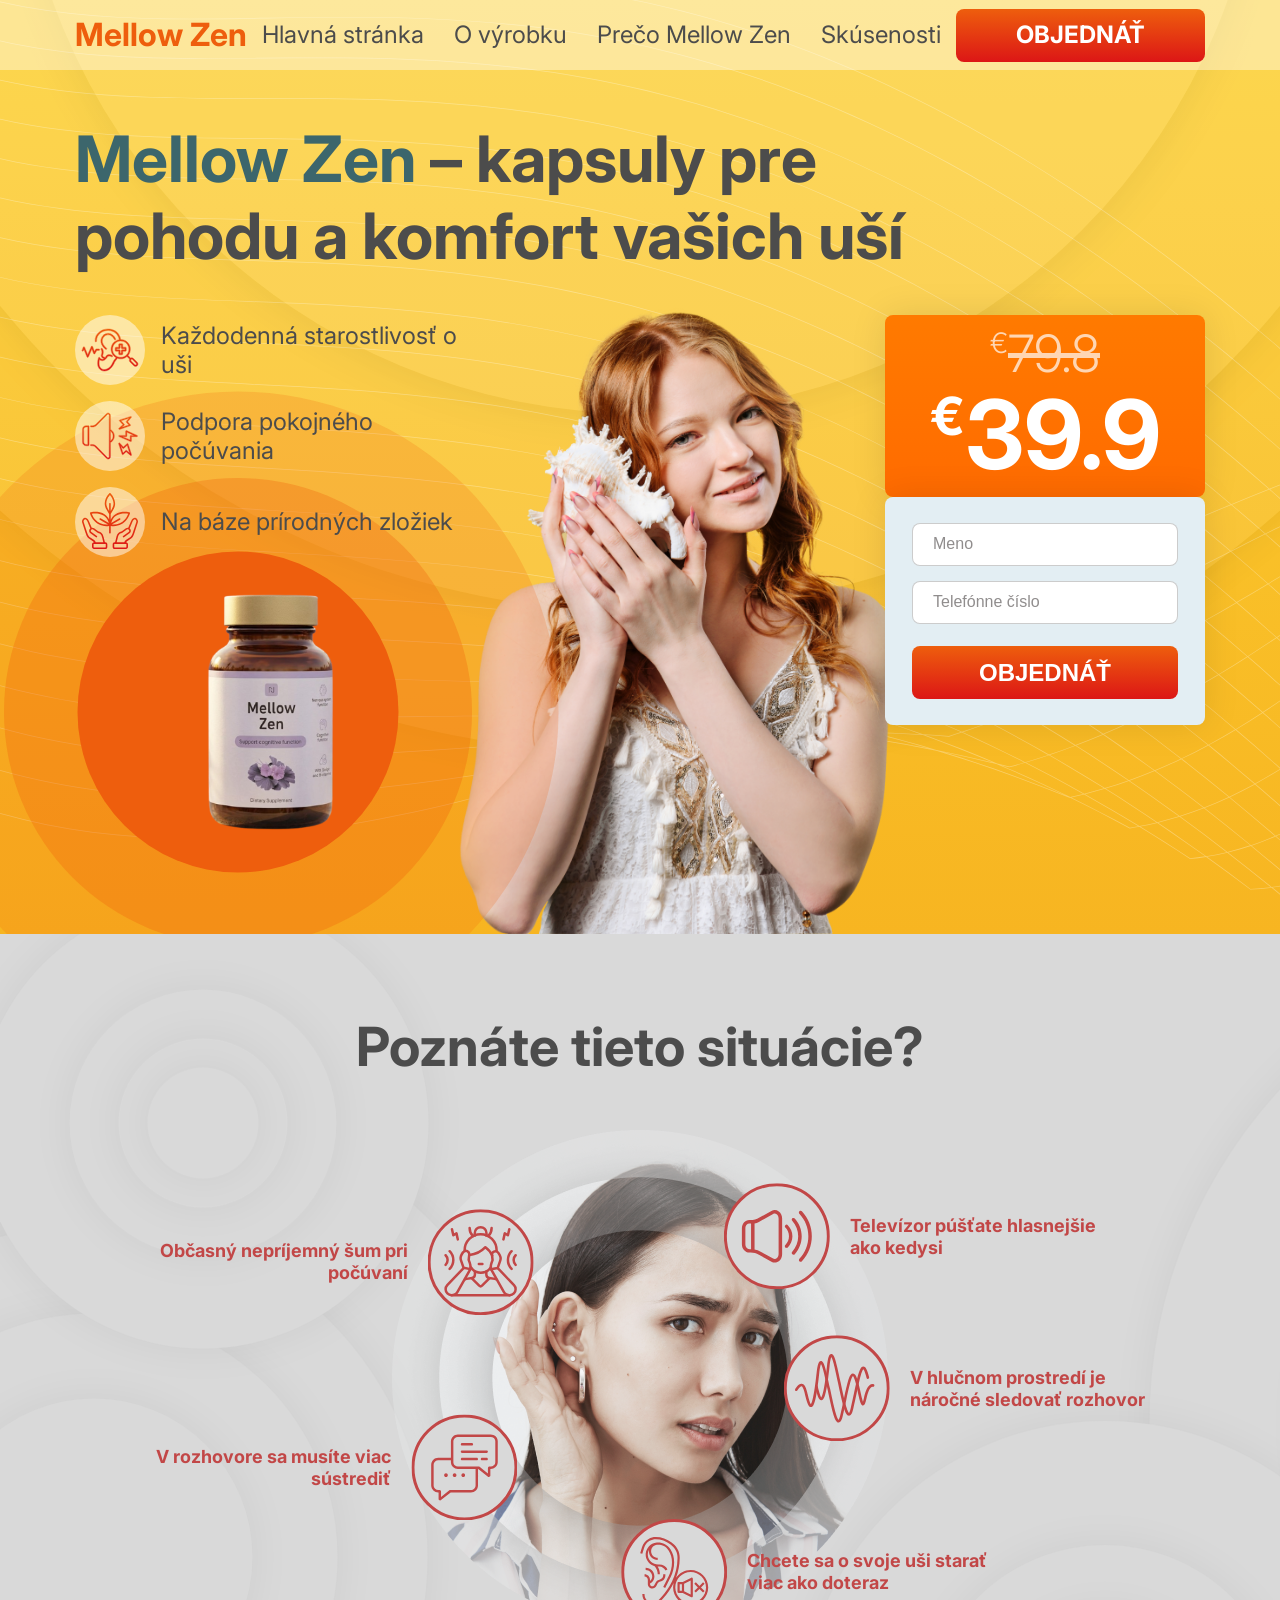
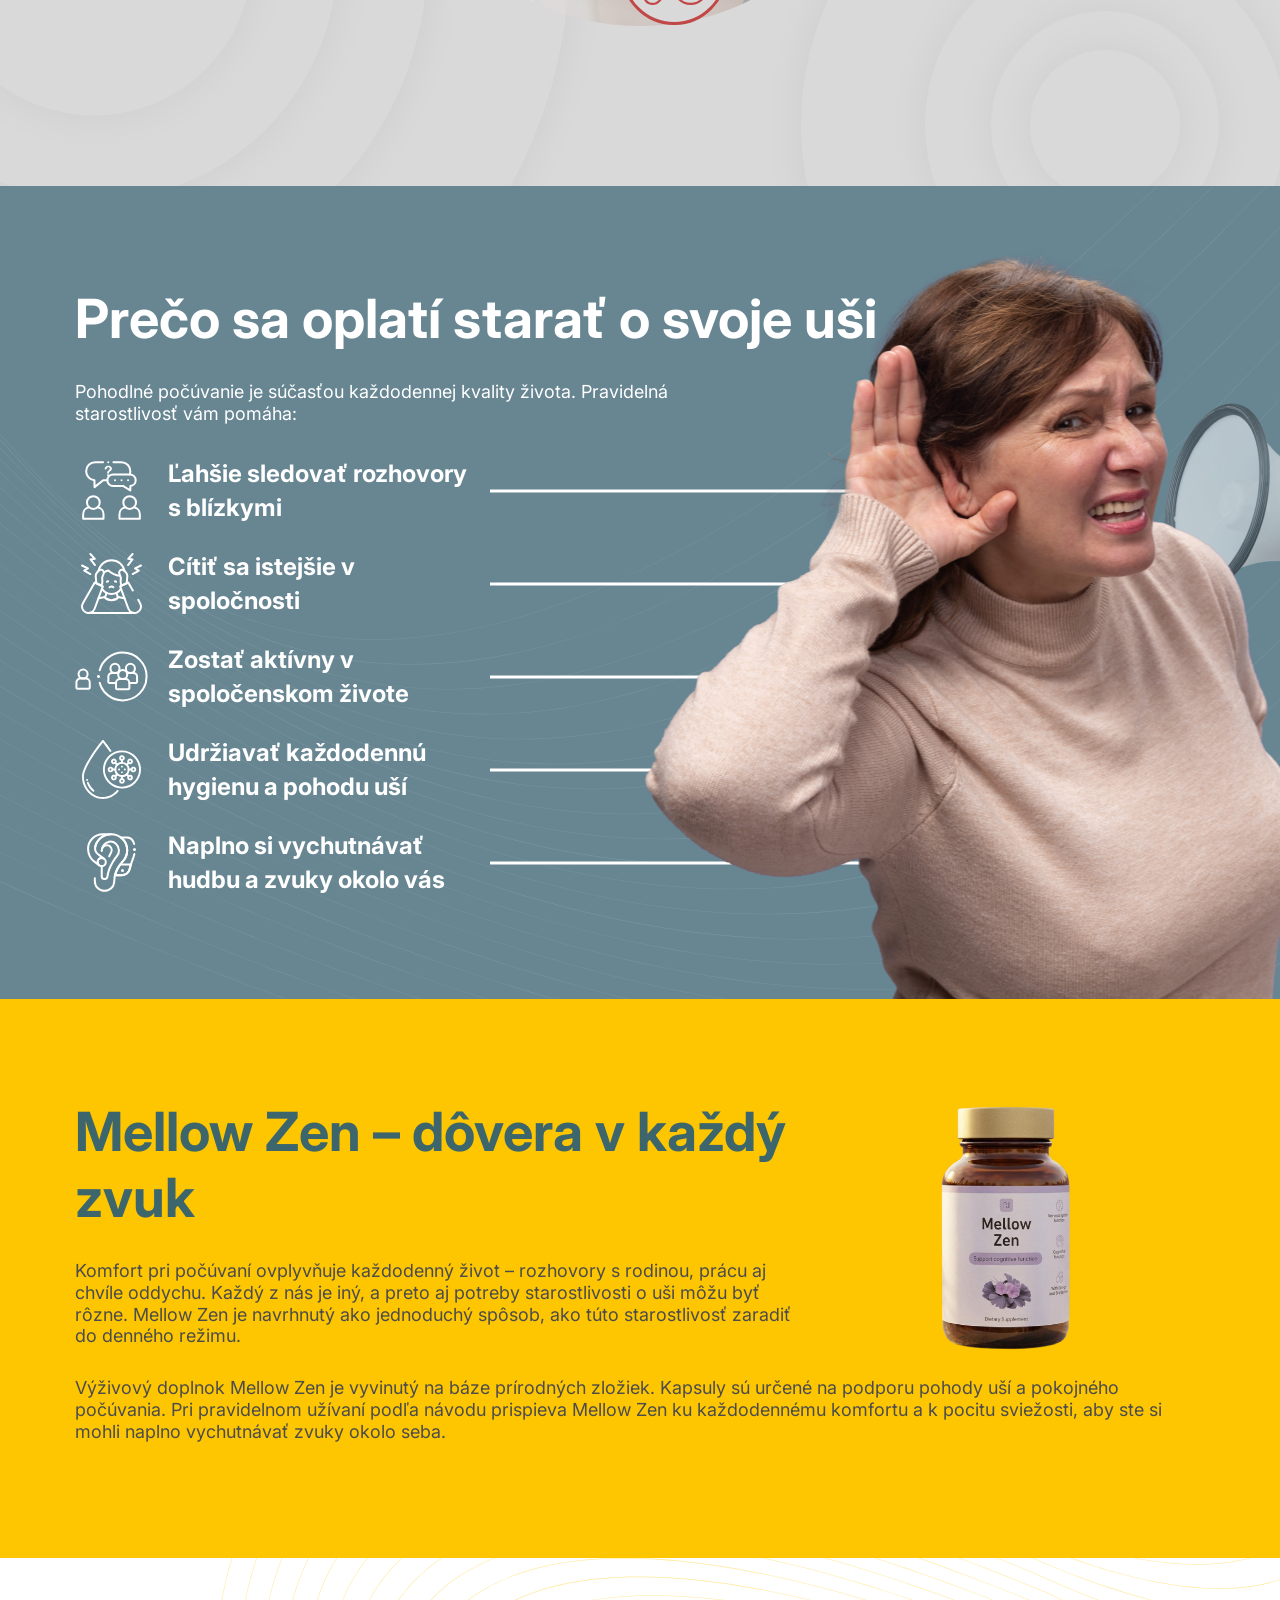
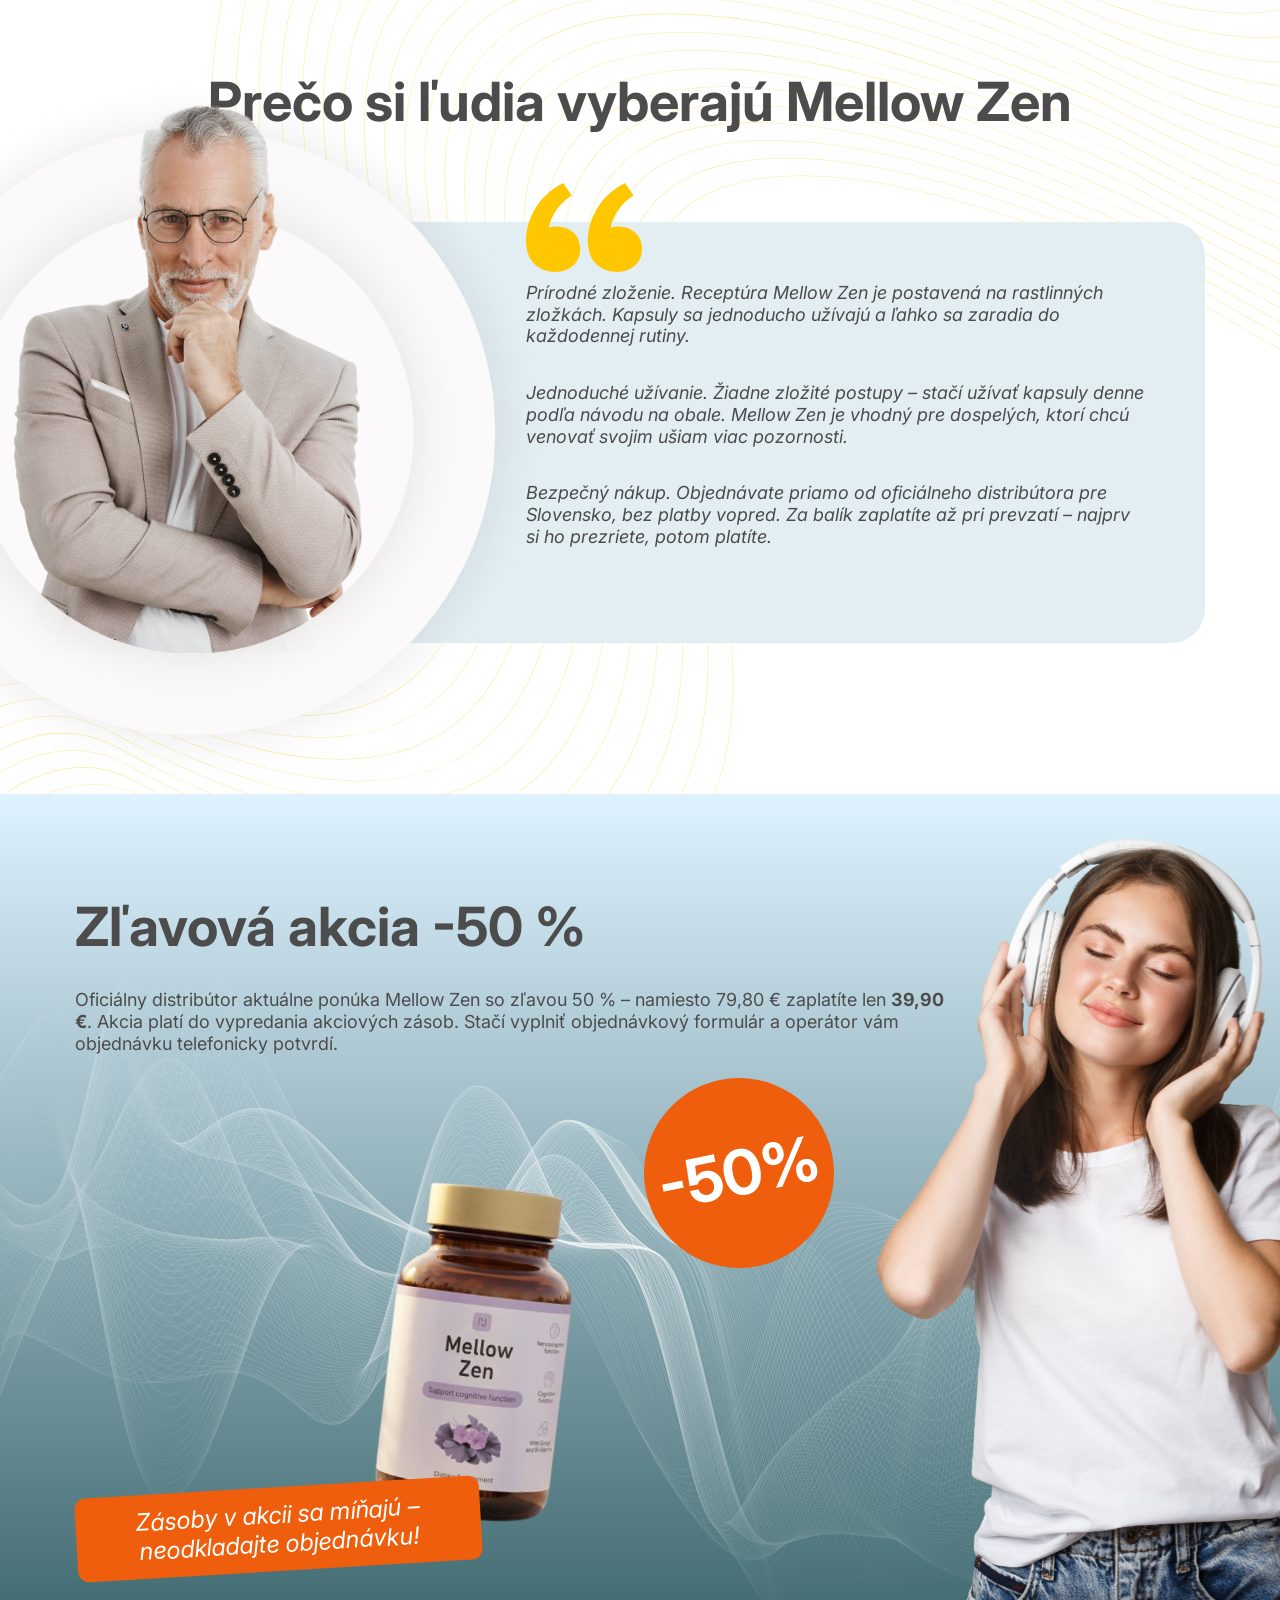
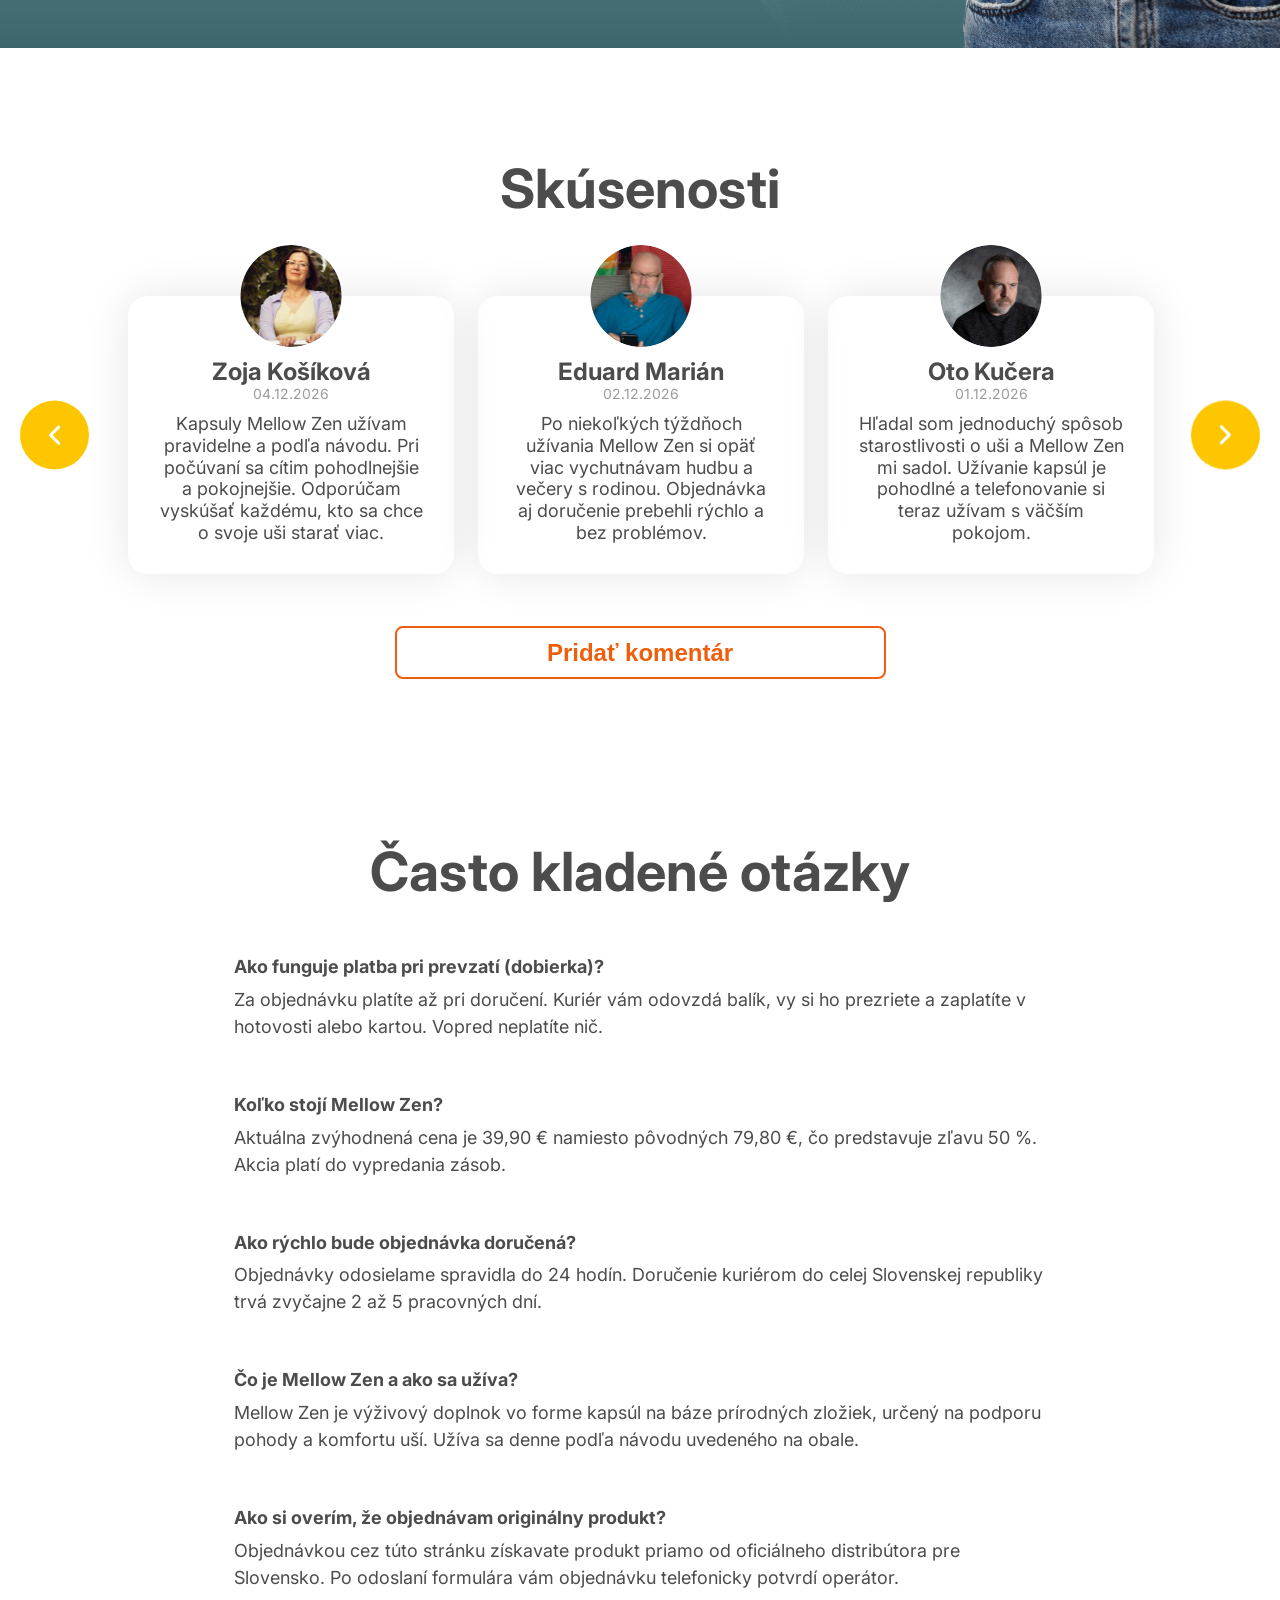
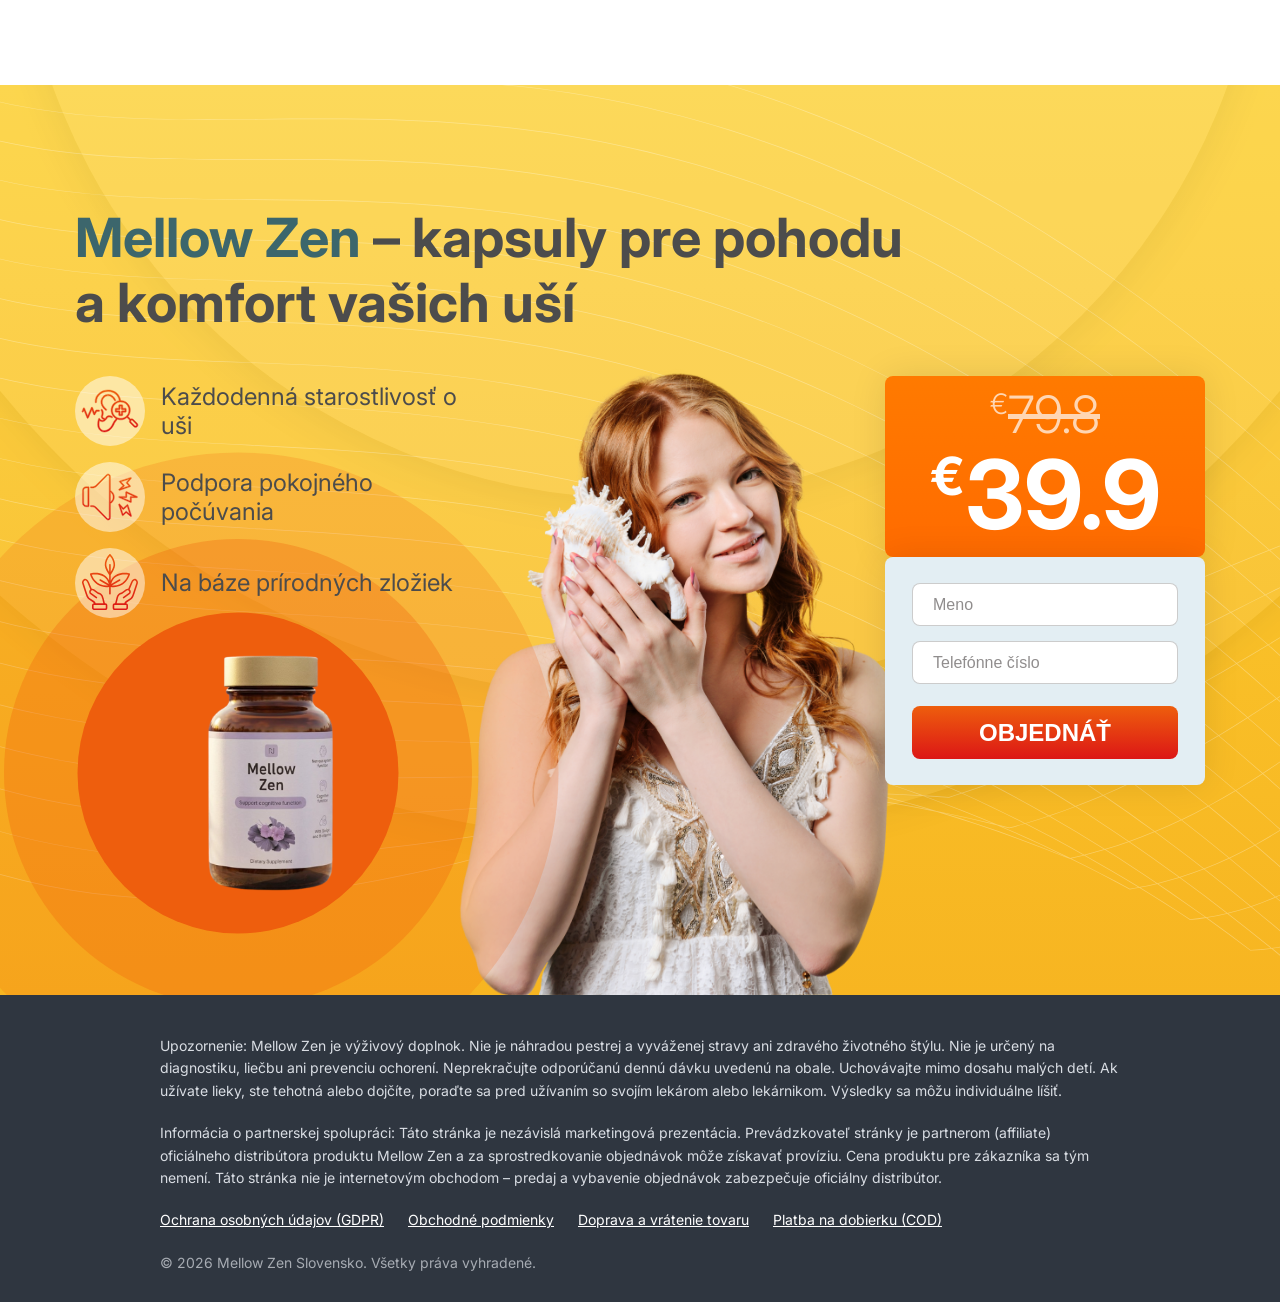
<file: index.html>
<!doctype html>
<html lang="sk-SK">

<head>
	<meta charset="UTF-8" />
	<meta name="viewport" content="width=device-width, initial-scale=1.0" />
	<meta http-equiv="X-UA-Compatible" content="ie=edge" />
	<link rel="stylesheet" href="css/main.css" />
	<link rel="preconnect" href="https://fonts.googleapis.com" />
	<link rel="preconnect" href="https://fonts.gstatic.com" crossorigin />
	<link rel="dns-prefetch" href="https://cdnjs.cloudflare.com" />
	<link rel="preconnect" href="https://cdnjs.cloudflare.com" crossorigin />
	<link
		href="https://fonts.googleapis.com/css2?family=Inter:ital,opsz,wght@0,14..32,100..900;1,14..32,100..900&display=swap"
		rel="stylesheet" />
	<meta name="google-site-verification" content="OZ9y92gjrVGx7BCZrwjEiJqnUBSMea5Pd7iJuMbMOGk" />

	<title>Mellow Zen – Kapsuly pre komfort uší | Zľava 50 % + Platba pri prevzatí</title>
	<meta name="description"
		content="Mellow Zen – prírodné kapsuly pre pohodu a komfort uší. Teraz so zľavou 50 % len za 39,90 €. Platba až pri prevzatí, doručenie do celej SR. Objednajte online za 2 minúty." />
	<meta name="keywords"
		content="mellow zen, mellow zen kapsuly, mellow zen cena, mellow zen kúpiť, kapsuly na sluch, komfort uší, mellow zen recenzie, mellow zen dobierka" />
	<link rel="canonical" href="https://mellowzen-sk.vercel.app/" />

	<meta property="og:type" content="website" />
	<meta property="og:site_name" content="Mellow Zen Slovensko" />
	<meta property="og:title" content="Mellow Zen – Kapsuly pre komfort uší | Zľava 50 %" />
	<meta property="og:description"
		content="Prírodné kapsuly pre pohodu uší. Z 79,80 € len za 39,90 €. Platba pri prevzatí, doručenie do celej SR." />
	<meta property="og:url" content="https://mellowzen-sk.vercel.app/" />
	<meta property="og:image" content="https://mellowzen-sk.vercel.app/img/product.png" />
	<meta property="og:locale" content="sk_SK" />

	<meta name="twitter:card" content="summary_large_image" />
	<meta name="twitter:title" content="Mellow Zen – Kapsuly pre komfort uší | Zľava 50 %" />
	<meta name="twitter:description"
		content="Prírodné kapsuly pre pohodu uší. Len 39,90 € s platbou pri prevzatí." />
	<meta name="twitter:image" content="https://mellowzen-sk.vercel.app/img/product.png" />

	<link rel="icon" href="favicon.ico" type="image/x-icon" />
	<style>
		.blockRedLine3103 {
			display: none !important;
		}

		.faq {
			padding: 60px 0;
		}

		.faq__title {
			text-align: center;
			margin-bottom: 32px;
		}

		.faq__item {
			background: rgba(255, 255, 255, 0.7);
			border-radius: 12px;
			padding: 20px 24px;
			margin-bottom: 14px;
			max-width: 860px;
			margin-left: auto;
			margin-right: auto;
		}

		.faq__question {
			font-weight: 700;
			margin-bottom: 8px;
		}

		.faq__answer {
			line-height: 1.5;
		}

		.site-footer {
			background: #2f3640;
			color: #d9dde3;
			padding: 40px 16px 28px;
			font-size: 14px;
			line-height: 1.6;
		}

		.site-footer__inner {
			max-width: 960px;
			margin: 0 auto;
		}

		.site-footer__disclaimer {
			margin-bottom: 20px;
		}

		.site-footer__links {
			list-style: none;
			padding: 0;
			margin: 0 0 20px;
			display: flex;
			flex-wrap: wrap;
			gap: 10px 24px;
		}

		.site-footer__links a {
			color: #ffffff;
			text-decoration: underline;
		}

		.site-footer__copy {
			opacity: 0.7;
		}
	</style>

	<script type="application/ld+json">
	{
		"@context": "https://schema.org",
		"@graph": [
			{
				"@type": "Organization",
				"@id": "https://mellowzen-sk.vercel.app/#organization",
				"name": "Mellow Zen Slovensko",
				"url": "https://mellowzen-sk.vercel.app/",
				"logo": "https://mellowzen-sk.vercel.app/img/product.png"
			},
			{
				"@type": "WebSite",
				"@id": "https://mellowzen-sk.vercel.app/#website",
				"url": "https://mellowzen-sk.vercel.app/",
				"name": "Mellow Zen Slovensko",
				"inLanguage": "sk-SK",
				"publisher": { "@id": "https://mellowzen-sk.vercel.app/#organization" }
			},
			{
				"@type": "BreadcrumbList",
				"@id": "https://mellowzen-sk.vercel.app/#breadcrumb",
				"itemListElement": [
					{
						"@type": "ListItem",
						"position": 1,
						"name": "Hlavná stránka",
						"item": "https://mellowzen-sk.vercel.app/"
					}
				]
			},
			{
				"@type": "Product",
				"@id": "https://mellowzen-sk.vercel.app/#product",
				"name": "Mellow Zen",
				"description": "Prírodné kapsuly Mellow Zen pre podporu pohody a komfortu uší. Výživový doplnok na báze rastlinných zložiek.",
				"image": "https://mellowzen-sk.vercel.app/img/product.png",
				"brand": { "@type": "Brand", "name": "Mellow Zen" },
				"offers": {
					"@type": "Offer",
					"url": "https://mellowzen-sk.vercel.app/",
					"priceCurrency": "EUR",
					"price": "39.90",
					"availability": "https://schema.org/InStock",
					"itemCondition": "https://schema.org/NewCondition",
					"shippingDetails": {
						"@type": "OfferShippingDetails",
						"shippingDestination": {
							"@type": "DefinedRegion",
							"addressCountry": "SK"
						}
					}
				},
				"aggregateRating": {
					"@type": "AggregateRating",
					"ratingValue": "4.7",
					"reviewCount": "11",
					"bestRating": "5",
					"worstRating": "1"
				},
				"review": [
					{
						"@type": "Review",
						"author": { "@type": "Person", "name": "Zoja Košíková" },
						"reviewRating": { "@type": "Rating", "ratingValue": "5", "bestRating": "5" },
						"reviewBody": "Kapsuly užívam pravidelne podľa návodu. Cítim sa pri počúvaní pohodlnejšie a odporúčam ich vyskúšať."
					},
					{
						"@type": "Review",
						"author": { "@type": "Person", "name": "Eduard Marián" },
						"reviewRating": { "@type": "Rating", "ratingValue": "5", "bestRating": "5" },
						"reviewBody": "Po niekoľkých týždňoch užívania si opäť viac vychutnávam hudbu. Objednávka aj doručenie prebehli bez problémov."
					},
					{
						"@type": "Review",
						"author": { "@type": "Person", "name": "Leonard Mečiar" },
						"reviewRating": { "@type": "Rating", "ratingValue": "4", "bestRating": "5" },
						"reviewBody": "Páči sa mi prírodné zloženie kapsúl. Dobre sa mi znášajú a budem pokračovať v užívaní."
					}
				]
			},
			{
				"@type": "FAQPage",
				"@id": "https://mellowzen-sk.vercel.app/#faq",
				"mainEntity": [
					{
						"@type": "Question",
						"name": "Ako funguje platba pri prevzatí (dobierka)?",
						"acceptedAnswer": {
							"@type": "Answer",
							"text": "Za objednávku platíte až pri doručení. Kuriér vám odovzdá balík, vy si ho prezriete a zaplatíte v hotovosti alebo kartou. Vopred neplatíte nič."
						}
					},
					{
						"@type": "Question",
						"name": "Koľko stojí Mellow Zen?",
						"acceptedAnswer": {
							"@type": "Answer",
							"text": "Aktuálna zvýhodnená cena je 39,90 € namiesto pôvodných 79,80 €, čo predstavuje zľavu 50 %. Akcia platí do vypredania zásob."
						}
					},
					{
						"@type": "Question",
						"name": "Ako rýchlo bude objednávka doručená?",
						"acceptedAnswer": {
							"@type": "Answer",
							"text": "Objednávky odosielame spravidla do 24 hodín. Doručenie kuriérom do celej Slovenskej republiky trvá zvyčajne 2 až 5 pracovných dní."
						}
					},
					{
						"@type": "Question",
						"name": "Čo je Mellow Zen a ako sa užíva?",
						"acceptedAnswer": {
							"@type": "Answer",
							"text": "Mellow Zen je výživový doplnok vo forme kapsúl na báze prírodných zložiek, určený na podporu pohody a komfortu uší. Užíva sa denne podľa návodu uvedeného na obale."
						}
					},
					{
						"@type": "Question",
						"name": "Ako si overím, že objednávam originálny produkt?",
						"acceptedAnswer": {
							"@type": "Answer",
							"text": "Objednávkou cez túto stránku získavate produkt priamo od oficiálneho distribútora pre Slovensko. Po odoslaní formulára vám objednávku telefonicky potvrdí operátor."
						}
					}
				]
			}
		]
	}
	</script>
	<script type="text/javascript" src="script_land.js" defer></script>
	<!-- Google tag (gtag.js) -->
<script async src="https://www.googletagmanager.com/gtag/js?id=AW-17617394771"></script>
<script>
  window.dataLayer = window.dataLayer || [];
  function gtag(){dataLayer.push(arguments);}
  gtag('js', new Date());

  gtag('config', 'AW-17617394771');
</script>

<script defer
  data-tag="CDM9XraqA8MGXqJxvzKdm0"
  src="https://cdn.cckdl.com/js/base.min.js">
</script>	
</head>

<body class="loading">
	<div class="header">
		<div class="container">
			<div class="header__wrap">
				<a class="header__logo" href="#main">
					<span class="logo-text">Mellow Zen</span>
				</a>
				<nav class="header__nav nav">
					<div class="nav__scroll">
						<ul class="nav__list">
							<li class="nav__item"><a class="nav__link" href="#main">Hlavná stránka</a></li>
							<li class="nav__item"><a class="nav__link" href="#about">O výrobku</a></li>
							<li class="nav__item"><a class="nav__link" href="#why">Prečo Mellow Zen</a></li>
							<li class="nav__item"><a class="nav__link" href="#reviews">Skúsenosti</a></li>
						</ul>
					</div>
				</nav>
				<div class="header__button-wrap js-appear">
					<a class="button header__button" href="#to-form" target="_blank">
						<div class="button__background"></div>
						<span>OBJEDNÁŤ</span>
					</a>
				</div>
				<button class="header__burger">
					<svg xmlns="http://www.w3.org/2000/svg" width="41" height="40" viewbox="0 0 41 40" fill="none">
						<rect width="41" height="40" rx="4" fill="white" fill-opacity="0.5"></rect>
						<path d="M10 12H31" stroke="#4C4C4C" stroke-width="2" stroke-linecap="round"></path>
						<path d="M10 20H31" stroke="#4C4C4C" stroke-width="2" stroke-linecap="round"></path>
						<path d="M10 28H31" stroke="#4C4C4C" stroke-width="2" stroke-linecap="round"></path>
					</svg>
				</button>
				<button class="header__close">
					<svg xmlns="http://www.w3.org/2000/svg" width="40" height="40" viewbox="0 0 40 40" fill="none">
						<rect width="40" height="40" rx="4" fill="white" fill-opacity="0.5"></rect>
						<path d="M13.5 12.5L28.3492 27.3492" stroke="#4C4C4C" stroke-width="2" stroke-linecap="round"></path>
						<path d="M12.6523 27.1985L27.5016 12.3492" stroke="#4C4C4C" stroke-width="2" stroke-linecap="round"></path>
					</svg>
				</button>
				<div class="header__mobile">
					<ul class="circles header-decor">
						<li class="circles__item header-decor__item header-decor__item--3"></li>
						<li class="circles__item header-decor__item header-decor__item--2"></li>
						<li class="circles__item header-decor__item header-decor__item--1"></li>
					</ul>
					<div class="header__scroll">
						<nav class="header__nav nav">
							<div class="nav__scroll">
								<ul class="nav__list">
									<li class="nav__item"><a class="nav__link" href="#main">Hlavná stránka</a></li>
									<li class="nav__item"><a class="nav__link" href="#about">O výrobku</a></li>
									<li class="nav__item"><a class="nav__link" href="#why">Prečo Mellow Zen</a></li>
									<li class="nav__item"><a class="nav__link" href="#reviews">Skúsenosti</a></li>
								</ul>
							</div>
						</nav>
						<a class="button header__button" href="#to-form" target="_blank">
							<div class="button__background"></div>
							<span>OBJEDNÁŤ</span>
						</a>
					</div>
					<div class="header__product">
						<img src="img/product.png" alt="Mellow Zen" />
						<ul class="circles header-product-decor">
							<li class="circles__item header-product-decor__item header-product-decor__item--3"></li>
							<li class="circles__item header-product-decor__item header-product-decor__item--2"></li>
							<li class="circles__item header-product-decor__item header-product-decor__item--1"></li>
						</ul>
					</div>
				</div>
			</div>
		</div>
	</div>
	<main id="main">
		<div class="hero">
			<ul class="circles hero-decor">
				<li class="circles__item hero-decor__item hero-decor__item--3"></li>
				<li class="circles__item hero-decor__item hero-decor__item--2"></li>
				<li class="circles__item hero-decor__item hero-decor__item--1"></li>
			</ul>
			<img class="hero__person" src="img/hero-one.png" alt="" />
			<div class="container">
				<h1 class="hero__title"><span>Mellow Zen</span> – kapsuly pre pohodu a komfort vašich uší</h1>
				<div class="hero__wrap">
					<div class="hero__col hero__col--left">
						<ul class="hero__list hero-list">
							<li class="hero-list__item">
								<img class="hero-list__icon" src="img/care.svg" alt="Každodenná starostlivosť o uši" />
								<p class="hero-list__text">Každodenná starostlivosť o uši</p>
							</li>
							<li class="hero-list__item">
								<img class="hero-list__icon" src="img/noise.svg" alt="Podpora pokojného počúvania" />
								<p class="hero-list__text">Podpora pokojného počúvania</p>
							</li>
							<li class="hero-list__item">
								<img class="hero-list__icon" src="img/nature.svg" alt="Na báze prírodných zložiek" />
								<p class="hero-list__text">Na báze prírodných zložiek</p>
							</li>
						</ul>
						<div class="hero__form hero__form--mob form">
							<form class="al-form" action="/api/order" method="post">
								<select class="al-country" name="country" style="display: none"></select>
								<div class="form__field">
									<input class="form__input" id="name3" type="text" name="name" placeholder="Meno" />
									<p class="form__error" for="name3"></p>
								</div>
								<div class="form__field">
									<input class="form__input" id="phone3" type="tel" name="phone" placeholder="Telefónne číslo" />
									<p class="form__error" for="phone3"></p>
								</div>
								<button class="button form__submit">
									<div class="button__background"></div>
									<span>OBJEDNÁŤ</span>
								</button>
							</form>
						</div>
						<div class="hero__product">
							<img src="img/product.png" alt="Mellow Zen" />
							<ul class="circles product-decor">
								<li class="circles__item product-decor__item product-decor__item--3"></li>
								<li class="circles__item product-decor__item product-decor__item--2"></li>
								<li class="circles__item product-decor__item product-decor__item--1"></li>
							</ul>
						</div>
						<div class="hero__discount hero__discount--mob">
							<div class="price price--old">
								<span class="price__currency">€</span>
								<span class="price__value">79.8</span>
							</div>
							<div class="price">
								<span class="price__currency">€</span>
								<span class="price__value">39.9</span>
							</div>
						</div>
					</div>
					<div class="hero__col hero__col--right">
						<div class="hero__discount">
							<div class="price price--old">
								<span class="price__currency">€</span>
								<span class="price__value">79.8</span>
							</div>
							<div class="price">
								<span class="price__currency">€</span>
								<span class="price__value">39.9</span>
							</div>
						</div>
						<div class="hero__form form">
							<form class="al-form" action="/api/order" method="post">
								<select class="al-country" name="country" style="display: none"></select>
								<div class="form__field">
									<input class="form__input" id="name4" type="text" name="name" placeholder="Meno" />
									<p class="form__error" for="name4"></p>
								</div>
								<div class="form__field">
									<input class="form__input" id="phone4" type="tel" name="phone" placeholder="Telefónne číslo" />
									<p class="form__error" for="phone4"></p>
								</div>
								<button class="button form__submit">
									<div class="button__background"></div>
									<span>OBJEDNÁŤ</span>
								</button>
							</form>
						</div>
					</div>
				</div>
			</div>
		</div>
		<div class="symptoms">
			<ul class="circles symptoms-decor-four">
				<li class="circles__item symptoms-decor-four__item symptoms-decor-four__item--4"></li>
				<li class="circles__item symptoms-decor-four__item symptoms-decor-four__item--3"></li>
				<li class="circles__item symptoms-decor-four__item symptoms-decor-four__item--2"></li>
				<li class="circles__item symptoms-decor-four__item symptoms-decor-four__item--1"></li>
			</ul>
			<ul class="circles symptoms-decor-three">
				<li class="circles__item symptoms-decor-three__item symptoms-decor-three__item--4"></li>
				<li class="circles__item symptoms-decor-three__item symptoms-decor-three__item--3"></li>
				<li class="circles__item symptoms-decor-three__item symptoms-decor-three__item--2"></li>
				<li class="circles__item symptoms-decor-three__item symptoms-decor-three__item--1"></li>
			</ul>
			<ul class="circles symptoms-decor-two">
				<li class="circles__item symptoms-decor-two__item symptoms-decor-two__item--4"></li>
				<li class="circles__item symptoms-decor-two__item symptoms-decor-two__item--3"></li>
				<li class="circles__item symptoms-decor-two__item symptoms-decor-two__item--2"></li>
				<li class="circles__item symptoms-decor-two__item symptoms-decor-two__item--1"></li>
			</ul>
			<ul class="circles symptoms-decor-one">
				<li class="circles__item symptoms-decor-one__item symptoms-decor-one__item--4"></li>
				<li class="circles__item symptoms-decor-one__item symptoms-decor-one__item--3"></li>
				<li class="circles__item symptoms-decor-one__item symptoms-decor-one__item--2"></li>
				<li class="circles__item symptoms-decor-one__item symptoms-decor-one__item--1"></li>
			</ul>
			<div class="container">
				<h2 class="symptoms__title">Poznáte tieto situácie?</h2>
				<div class="symptoms__wrap">
					<img class="symptoms__picture" src="img/symptoms.png" alt="" />
					<ul class="symptoms__list">
						<li class="symptoms__item symptom symptom--1">
							<div class="symptom__body">
								<img class="symptom__icon" src="img/ringing.svg" alt="Občasný nepríjemný šum pri počúvaní" />
								<p class="symptom__text">Občasný nepríjemný šum pri počúvaní</p>
							</div>
						</li>
						<li class="symptoms__item symptom symptom--2">
							<div class="symptom__body">
								<img class="symptom__icon" src="img/miscommunication.svg" alt="V rozhovore sa musíte viac sústrediť" />
								<p class="symptom__text">V rozhovore sa musíte viac sústrediť</p>
							</div>
						</li>
						<li class="symptoms__item symptom symptom--3">
							<div class="symptom__body">
								<img class="symptom__icon" src="img/loudness.svg" alt="Televízor púšťate hlasnejšie ako kedysi" />
								<p class="symptom__text">Televízor púšťate hlasnejšie ako kedysi</p>
							</div>
						</li>
						<li class="symptoms__item symptom symptom--4">
							<div class="symptom__body">
								<img class="symptom__icon" src="img/muffling.svg" alt="V hlučnom prostredí je náročné sledovať rozhovor" />
								<p class="symptom__text">V hlučnom prostredí je náročné sledovať rozhovor</p>
							</div>
						</li>
						<li class="symptoms__item symptom symptom--5">
							<div class="symptom__body">
								<img class="symptom__icon" src="img/hearing.svg"
									alt="Chcete sa o svoje uši starať viac ako doteraz" />
								<p class="symptom__text">Chcete sa o svoje uši starať viac ako doteraz</p>
							</div>
						</li>
					</ul>
				</div>
			</div>
		</div>
		<div class="consequences">
			<img class="consequences__bg consequences__bg--two" src="img/consequences-three.png" alt="" /><img
				class="consequences__bg consequences__bg--one" src="img/consequences-two.png" alt="" />
			<div class="container">
				<div class="consequences__wrap">
					<h2 class="consequences__title">Prečo sa oplatí starať o svoje uši</h2>
					<p class="consequences__description">Pohodlné počúvanie je súčasťou každodennej kvality života. Pravidelná starostlivosť vám pomáha:</p>
					<ul class="consequences__list">
						<li class="consequences__item">
							<img class="consequences__icon" src="img/misunderstanding.svg" alt="Ľahšie sledovať rozhovory s blízkymi" />
							<p class="consequences__text">Ľahšie sledovať rozhovory s blízkymi</p>
						</li>
						<li class="consequences__item">
							<img class="consequences__icon" src="img/depression.svg" alt="Cítiť sa istejšie v spoločnosti" />
							<p class="consequences__text">Cítiť sa istejšie v spoločnosti</p>
						</li>
						<li class="consequences__item">
							<img class="consequences__icon" src="img/isolation.svg" alt="Zostať aktívny v spoločenskom živote" />
							<p class="consequences__text">Zostať aktívny v spoločenskom živote</p>
						</li>
						<li class="consequences__item">
							<img class="consequences__icon" src="img/infection.svg"
								alt="Udržiavať každodennú hygienu a pohodu uší" />
							<p class="consequences__text">Udržiavať každodennú hygienu a pohodu uší</p>
						</li>
						<li class="consequences__item">
							<img class="consequences__icon" src="img/deafness.svg" alt="Naplno si vychutnávať hudbu a zvuky okolo vás" />
							<p class="consequences__text">Naplno si vychutnávať hudbu a zvuky okolo vás</p>
						</li>
					</ul>
				</div>
			</div>
		</div>
		<div class="about" id="about">
			<div class="container">
				<div class="about__wrap">
					<img class="about__col about__col--right about__picture" src="img/product-two.png" alt="Mellow Zen" />
					<div class="about__col about__col--left">
						<h2 class="about__title">Mellow Zen – dôvera v každý zvuk</h2>
						<p class="about__text">Komfort pri počúvaní ovplyvňuje každodenný život – rozhovory s rodinou, prácu aj chvíle oddychu. Každý z nás je iný, a preto aj potreby starostlivosti o uši môžu byť rôzne. Mellow Zen je navrhnutý ako jednoduchý spôsob, ako túto starostlivosť zaradiť do denného režimu.</p>
						<p class="about__text">Výživový doplnok Mellow Zen je vyvinutý na báze prírodných zložiek. Kapsuly sú určené na podporu pohody uší a pokojného počúvania. Pri pravidelnom užívaní podľa návodu prispieva Mellow Zen ku každodennému komfortu a k pocitu sviežosti, aby ste si mohli naplno vychutnávať zvuky okolo seba.</p>
					</div>
				</div>
			</div>
		</div>
		<div class="expert" id="why">
			<div class="container">
				<h2 class="expert__title">Prečo si ľudia vyberajú Mellow Zen</h2>
				<div class="expert__wrap">
					<div class="expert__col expert__col--right">
						<img class="expert__quotation" src="img/quotation.svg" alt="" />
						<p class="expert__text"><b>Prírodné zloženie.</b> Receptúra Mellow Zen je postavená na rastlinných zložkách. Kapsuly sa jednoducho užívajú a ľahko sa zaradia do každodennej rutiny.</p>
						<p class="expert__text"><b>Jednoduché užívanie.</b> Žiadne zložité postupy – stačí užívať kapsuly denne podľa návodu na obale. Mellow Zen je vhodný pre dospelých, ktorí chcú venovať svojim ušiam viac pozornosti.</p>
						<p class="expert__text"><b>Bezpečný nákup.</b> Objednávate priamo od oficiálneho distribútora pre Slovensko, bez platby vopred. Za balík zaplatíte až pri prevzatí – najprv si ho prezriete, potom platíte.</p>
					</div>
					<img class="expert__col expert__col--left" src="img/expert-one.png" alt="" />
				</div>
			</div>
		</div>
		<div class="charity">
			<div class="container">
				<div class="charity__wrap">
					<h2 class="charity__title">Zľavová akcia -50 %</h2>
					<p class="charity__description">
						Oficiálny distribútor aktuálne ponúka Mellow Zen so zľavou 50 % – namiesto 79,80 € zaplatíte len
						<b>39,90 €</b>. Akcia platí do vypredania akciových zásob. Stačí vyplniť objednávkový formulár a operátor vám objednávku telefonicky potvrdí.
					</p>
					<div class="charity__product product">
						<img class="product__picture" src="img/product.png" alt="Mellow Zen" /><span
							class="product__discount">-50%</span>
						<p class="product__text">Zásoby v akcii sa míňajú – neodkladajte objednávku!</p>
					</div>
				</div>
			</div>
		</div>
		<div class="reviews" id="reviews">
			<h2 class="reviews__title">Skúsenosti</h2>
			<div class="reviews__wrap">
				<ul class="reviews__list js-review-carousel">
					<li class="reviews__item">
						<div class="card">
							<img class="card__avatar" src="img/avatar-1.jpg" alt="" />
							<p class="card__name">Zoja Košíková</p>
							<p class="card__date"><span class="data"></span></p>
							<p class="card__text">Kapsuly Mellow Zen užívam pravidelne a podľa návodu. Pri počúvaní sa cítim pohodlnejšie a pokojnejšie. Odporúčam vyskúšať každému, kto sa chce o svoje uši starať viac.</p>
						</div>
					</li>
					<li class="reviews__item">
						<div class="card">
							<img class="card__avatar" src="img/avatar-2.jpg" alt="" />
							<p class="card__name">Eduard Marián</p>
							<p class="card__date"><span class="data"></span></p>
							<p class="card__text">Po niekoľkých týždňoch užívania Mellow Zen si opäť viac vychutnávam hudbu a večery s rodinou. Objednávka aj doručenie prebehli rýchlo a bez problémov.</p>
						</div>
					</li>
					<li class="reviews__item">
						<div class="card">
							<img class="card__avatar" src="img/avatar-3.jpg" alt="" />
							<p class="card__name">Oto Kučera</p>
							<p class="card__date"><span class="data"></span></p>
							<p class="card__text">Hľadal som jednoduchý spôsob starostlivosti o uši a Mellow Zen mi sadol. Užívanie kapsúl je pohodlné a telefonovanie si teraz užívam s väčším pokojom.</p>
						</div>
					</li>
					<li class="reviews__item">
						<div class="card">
							<img class="card__avatar" src="img/avatar-4.jpg" alt="" />
							<p class="card__name">Aurélia Muráriková</p>
							<p class="card__date"><span class="data"></span></p>
							<p class="card__text">Objednala som Mellow Zen pre sestru, ktorá rada počúva hudbu. Doručenie bolo rýchle a platba pri prevzatí je super – nič sme neplatili vopred. Sestra je spokojná.</p>
						</div>
					</li>
					<li class="reviews__item">
						<div class="card">
							<img class="card__avatar" src="img/avatar-5.jpg" alt="" />
							<p class="card__name">Dana Karolčíková</p>
							<p class="card__date"><span class="data"></span></p>
							<p class="card__text">Som rada, že som Mellow Zen vyskúšala. Hru na klavíri si teraz užívam s väčším pokojom a pohodou. Kapsuly sa mi užívajú jednoducho.</p>
						</div>
					</li>
					<li class="reviews__item">
						<div class="card">
							<img class="card__avatar" src="img/avatar-6.jpg" alt="" />
							<p class="card__name">Róbert Urblík</p>
							<p class="card__date"><span class="data"></span></p>
							<p class="card__text">Mellow Zen užívam pravidelne ako súčasť starostlivosti o seba. Vyhovuje mi prírodné zloženie a jednoduché denné užívanie. S výrobkom som veľmi spokojný!</p>
						</div>
					</li>
					<li class="reviews__item">
						<div class="card">
							<img class="card__avatar" src="img/avatar-7.jpg" alt="" />
							<p class="card__name">Blanka Jančová</p>
							<p class="card__date"><span class="data"></span></p>
							<p class="card__text">Mellow Zen sa stal súčasťou mojej dennej rutiny. V spoločnosti sa cítim istejšie a rozhovory si užívam viac. Odporúčam ho každému, kto hľadá niečo podobné.</p>
						</div>
					</li>
					<li class="reviews__item">
						<div class="card">
							<img class="card__avatar" src="img/avatar-8.jpg" alt="" />
							<p class="card__name">Patrícia Oťapková</p>
							<p class="card__date"><span class="data"></span></p>
							<p class="card__text">Oceňujem, že Mellow Zen má prírodné zloženie a jednoduché užívanie. Starostlivosť o uši som dlho odkladala, teraz je to pre mňa samozrejmosť. Dávam 10 bodov z 10!</p>
						</div>
					</li>
					<li class="reviews__item">
						<div class="card">
							<img class="card__avatar" src="img/avatar-9.jpg" alt="" />
							<p class="card__name">Mária Dubníčková</p>
							<p class="card__date"><span class="data"></span></p>
							<p class="card__text">S Mellow Zen som spokojná – užívanie je pohodlné a mám dobrý pocit, že pre svoje uši niečo robím. Som rada, že som na tento výrobok natrafila.</p>
						</div>
					</li>
					<li class="reviews__item">
						<div class="card">
							<img class="card__avatar" src="img/avatar-10.jpg" alt="" />
							<p class="card__name">Leonard Mečiar</p>
							<p class="card__date"><span class="data"></span></p>
							<p class="card__text">Mellow Zen mi vyhovuje! Je založený na prírodných zložkách a dobre sa mi znáša. Odporúčam ho!</p>
						</div>
					</li>
					<li class="reviews__item">
						<div class="card">
							<img class="card__avatar" src="img/avatar-11.jpg" alt="" />
							<p class="card__name">Štefánia Pirošová</p>
							<p class="card__date"><span class="data"></span></p>
							<p class="card__text">Rozhovory so známymi si teraz užívam pokojnejšie a s väčšou istotou. Ďakujem, Mellow Zen!</p>
						</div>
					</li>
				</ul>
				<div class="reviews__arrows">
					<button class="reviews__arrow reviews__arrow--prev">
						<svg xmlns="http://www.w3.org/2000/svg" width="33" height="33" viewbox="0 0 33 33" fill="none">
							<path d="M20.6899 8.59961L12.6295 16.66L20.6899 24.7205" stroke="white" stroke-width="3"
								stroke-linecap="round" stroke-linejoin="round"></path>
						</svg>
						<svg xmlns="http://www.w3.org/2000/svg" width="22" height="22" viewbox="0 0 22 22" fill="none">
							<path d="M13.2324 5.34766L7.97562 10.6045L13.2324 15.8613" stroke="white" stroke-width="3"
								stroke-linecap="round" stroke-linejoin="round"></path>
						</svg>
					</button>
					<div class="reviews__dots"><span class="reviews__current js-reviews-current">1</span>/<span
							class="reviews__count">11</span></div>
					<button class="reviews__arrow reviews__arrow--next">
						<svg xmlns="http://www.w3.org/2000/svg" width="33" height="33" viewbox="0 0 33 33" fill="none">
							<path d="M20.6899 8.59961L12.6295 16.66L20.6899 24.7205" stroke="white" stroke-width="3"
								stroke-linecap="round" stroke-linejoin="round"></path>
						</svg>
						<svg xmlns="http://www.w3.org/2000/svg" width="22" height="22" viewbox="0 0 22 22" fill="none">
							<path d="M13.2324 5.34766L7.97562 10.6045L13.2324 15.8613" stroke="white" stroke-width="3"
								stroke-linecap="round" stroke-linejoin="round"></path>
						</svg>
					</button>
				</div>
			</div>
			<button class="button reviews__button js-reviews">
				<div class="button__background"></div>
				<span>Pridať komentár</span>
			</button>
		</div>
		<div class="faq" id="faq">
			<div class="container">
				<h2 class="faq__title">Často kladené otázky</h2>
				<div class="faq__item">
					<p class="faq__question">Ako funguje platba pri prevzatí (dobierka)?</p>
					<p class="faq__answer">Za objednávku platíte až pri doručení. Kuriér vám odovzdá balík, vy si ho prezriete a zaplatíte v hotovosti alebo kartou. Vopred neplatíte nič.</p>
				</div>
				<div class="faq__item">
					<p class="faq__question">Koľko stojí Mellow Zen?</p>
					<p class="faq__answer">Aktuálna zvýhodnená cena je 39,90 € namiesto pôvodných 79,80 €, čo predstavuje zľavu 50 %. Akcia platí do vypredania zásob.</p>
				</div>
				<div class="faq__item">
					<p class="faq__question">Ako rýchlo bude objednávka doručená?</p>
					<p class="faq__answer">Objednávky odosielame spravidla do 24 hodín. Doručenie kuriérom do celej Slovenskej republiky trvá zvyčajne 2 až 5 pracovných dní.</p>
				</div>
				<div class="faq__item">
					<p class="faq__question">Čo je Mellow Zen a ako sa užíva?</p>
					<p class="faq__answer">Mellow Zen je výživový doplnok vo forme kapsúl na báze prírodných zložiek, určený na podporu pohody a komfortu uší. Užíva sa denne podľa návodu uvedeného na obale.</p>
				</div>
				<div class="faq__item">
					<p class="faq__question">Ako si overím, že objednávam originálny produkt?</p>
					<p class="faq__answer">Objednávkou cez túto stránku získavate produkt priamo od oficiálneho distribútora pre Slovensko. Po odoslaní formulára vám objednávku telefonicky potvrdí operátor.</p>
				</div>
			</div>
		</div>
		<div class="popup js-popup">
			<div class="popup__backdrop"></div>
			<div class="popup__body">
				<div class="popup__upper-row">
					<button class="popup__close">
						<svg xmlns="http://www.w3.org/2000/svg" width="24" height="25" viewbox="0 0 24 25" fill="none">
							<path d="M18 6.5L6 18.5M6 6.5L18 18.5" stroke="#959EAF" stroke-width="2" stroke-linecap="round"
								stroke-linejoin="round"></path>
						</svg>
					</button>
				</div>
				<div class="popup__bottom-row">
					<img class="popup__icon" src="img/warning.svg" alt="" />
					<p class="popup__description">Komentáre je možné pridávať po uskutočnení objednávky. Vyplňte objednávkový formulár a podeľte sa o svoju skúsenosť!</p>
				</div>
			</div>
		</div>
		<div class="hero js-order-bottom" id="to-form">
			<ul class="circles hero-decor">
				<li class="circles__item hero-decor__item hero-decor__item--3"></li>
				<li class="circles__item hero-decor__item hero-decor__item--2"></li>
				<li class="circles__item hero-decor__item hero-decor__item--1"></li>
			</ul>
			<img class="hero__person" src="img/hero-one.png" alt="" />
			<div class="container">
				<h2 class="hero__title"><span>Mellow Zen</span> – kapsuly pre pohodu a komfort vašich uší</h2>
				<div class="hero__wrap">
					<div class="hero__col hero__col--left">
						<ul class="hero__list hero-list">
							<li class="hero-list__item">
								<img class="hero-list__icon" src="img/care.svg" alt="Každodenná starostlivosť o uši" />
								<p class="hero-list__text">Každodenná starostlivosť o uši</p>
							</li>
							<li class="hero-list__item">
								<img class="hero-list__icon" src="img/noise.svg" alt="Podpora pokojného počúvania" />
								<p class="hero-list__text">Podpora pokojného počúvania</p>
							</li>
							<li class="hero-list__item">
								<img class="hero-list__icon" src="img/nature.svg" alt="Na báze prírodných zložiek" />
								<p class="hero-list__text">Na báze prírodných zložiek</p>
							</li>
						</ul>
						<div class="hero__form hero__form--mob form">
							<form class="al-form" action="/api/order" method="post">
								<select class="al-country" name="country" style="display: none"></select>
								<div class="form__field">
									<input class="form__input" id="name" type="text" name="name" placeholder="Meno" />
									<p class="form__error" for="name"></p>
								</div>
								<div class="form__field">
									<input class="form__input" id="phone" type="tel" name="phone" placeholder="Telefónne číslo" />
									<p class="form__error" for="phone"></p>
								</div>
								<button class="button form__submit">
									<div class="button__background"></div>
									<span>OBJEDNÁŤ</span>
								</button>
							</form>
						</div>
						<div class="hero__product">
							<img src="img/product.png" alt="Mellow Zen" />
							<ul class="circles product-decor">
								<li class="circles__item product-decor__item product-decor__item--3"></li>
								<li class="circles__item product-decor__item product-decor__item--2"></li>
								<li class="circles__item product-decor__item product-decor__item--1"></li>
							</ul>
						</div>
						<div class="hero__discount hero__discount--mob">
							<div class="price price--old">
								<span class="price__currency">€</span>
								<span class="price__value">79.8</span>
							</div>
							<div class="price">
								<span class="price__currency">€</span>
								<span class="price__value">39.9</span>
							</div>
						</div>
					</div>
					<div class="hero__col hero__col--right">
						<div class="hero__discount">
							<div class="price price--old">
								<span class="price__currency">€</span>
								<span class="price__value">79.8</span>
							</div>
							<div class="price">
								<span class="price__currency">€</span>
								<span class="price__value">39.9</span>
							</div>
						</div>
						<div class="hero__form form">
							<form class="al-form" action="/api/order" method="post">
								<select class="al-country" name="country" style="display: none"></select>
								<div class="form__field">
									<input class="form__input" id="name2" type="text" name="name" placeholder="Meno" />
									<p class="form__error" for="name2"></p>
								</div>
								<div class="form__field">
									<input class="form__input" id="phone2" type="tel" name="phone" placeholder="Telefónne číslo" />
									<p class="form__error" for="phone2"></p>
								</div>
								<button class="button form__submit">
									<div class="button__background"></div>
									<span>OBJEDNÁŤ</span>
								</button>
							</form>
						</div>
					</div>
				</div>
			</div>
		</div>
	</main>
	<footer class="site-footer">
		<div class="site-footer__inner">
			<p class="site-footer__disclaimer"><b>Upozornenie:</b> Mellow Zen je výživový doplnok. Nie je náhradou pestrej a vyváženej stravy ani zdravého životného štýlu. Nie je určený na diagnostiku, liečbu ani prevenciu ochorení. Neprekračujte odporúčanú dennú dávku uvedenú na obale. Uchovávajte mimo dosahu malých detí. Ak užívate lieky, ste tehotná alebo dojčíte, poraďte sa pred užívaním so svojím lekárom alebo lekárnikom. Výsledky sa môžu individuálne líšiť.</p>
			<p class="site-footer__disclaimer"><b>Informácia o partnerskej spolupráci:</b> Táto stránka je nezávislá marketingová prezentácia. Prevádzkovateľ stránky je partnerom (affiliate) oficiálneho distribútora produktu Mellow Zen a za sprostredkovanie objednávok môže získavať províziu. Cena produktu pre zákazníka sa tým nemení. Táto stránka nie je internetovým obchodom – predaj a vybavenie objednávok zabezpečuje oficiálny distribútor.</p>
			<ul class="site-footer__links">
				<li><a href="ochrana-osobnych-udajov.html">Ochrana osobných údajov (GDPR)</a></li>
				<li><a href="obchodne-podmienky.html">Obchodné podmienky</a></li>
				<li><a href="doprava-a-vratenie.html">Doprava a vrátenie tovaru</a></li>
				<li><a href="platba-na-dobierku.html">Platba na dobierku (COD)</a></li>
			</ul>
			<p class="site-footer__copy">© 2026 Mellow Zen Slovensko. Všetky práva vyhradené.</p>
		</div>
	</footer>
	<script src="https://cdnjs.cloudflare.com/ajax/libs/jquery/3.4.1/jquery.min.js"></script>
	<script src="/tl-validator.js?country=sk&label=true"></script>
	<script src="js/main.js"></script>
</body>

</html>
</file>
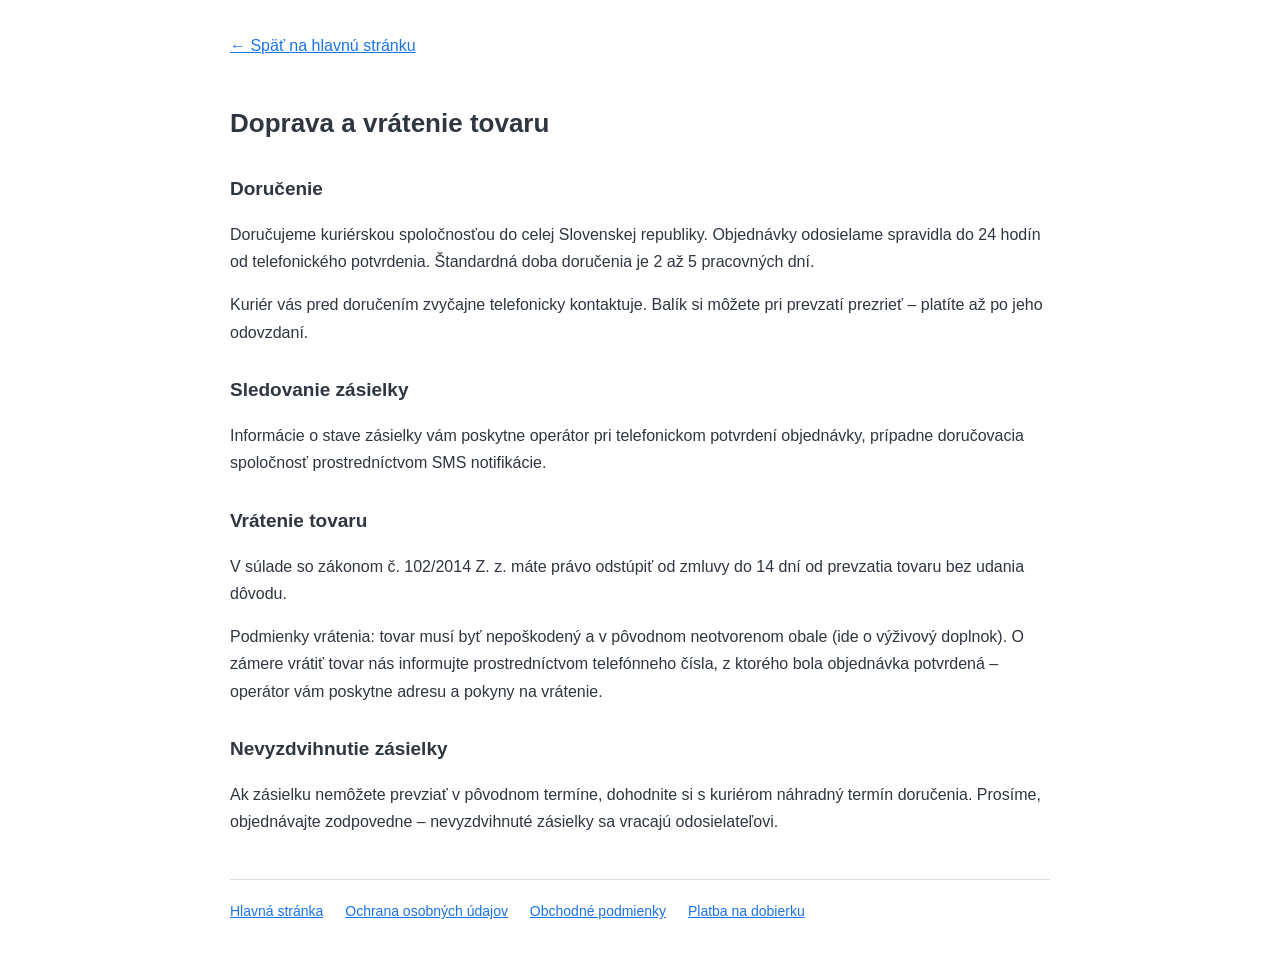
<file: doprava-a-vratenie.html>
<!doctype html>
<html lang="sk-SK">
<head>
<meta charset="UTF-8" />
<meta name="viewport" content="width=device-width, initial-scale=1.0" />
<title>Doprava a vrátenie tovaru | Mellow Zen</title>
<meta name="robots" content="noindex, follow" />
<style>
body{font-family:Arial,Helvetica,sans-serif;color:#2f3640;line-height:1.7;max-width:820px;margin:0 auto;padding:32px 20px}
h1{font-size:26px}h2{font-size:19px;margin-top:28px}
a{color:#1a73e8}
.footer-links{margin-top:44px;padding-top:20px;border-top:1px solid #ddd;font-size:14px}
.footer-links a{margin-right:18px}
.back{display:inline-block;margin-bottom:24px}
</style>
</head>
<body>
<a class="back" href="index.html">← Späť na hlavnú stránku</a>
<h1>Doprava a vrátenie tovaru</h1>

<h2>Doručenie</h2>
<p>Doručujeme kuriérskou spoločnosťou do celej Slovenskej republiky. Objednávky odosielame spravidla do 24 hodín od telefonického potvrdenia. Štandardná doba doručenia je 2 až 5 pracovných dní.</p>
<p>Kuriér vás pred doručením zvyčajne telefonicky kontaktuje. Balík si môžete pri prevzatí prezrieť – platíte až po jeho odovzdaní.</p>

<h2>Sledovanie zásielky</h2>
<p>Informácie o stave zásielky vám poskytne operátor pri telefonickom potvrdení objednávky, prípadne doručovacia spoločnosť prostredníctvom SMS notifikácie.</p>

<h2>Vrátenie tovaru</h2>
<p>V súlade so zákonom č. 102/2014 Z. z. máte právo odstúpiť od zmluvy do 14 dní od prevzatia tovaru bez udania dôvodu.</p>
<p>Podmienky vrátenia: tovar musí byť nepoškodený a v pôvodnom neotvorenom obale (ide o výživový doplnok). O zámere vrátiť tovar nás informujte prostredníctvom telefónneho čísla, z ktorého bola objednávka potvrdená – operátor vám poskytne adresu a pokyny na vrátenie.</p>

<h2>Nevyzdvihnutie zásielky</h2>
<p>Ak zásielku nemôžete prevziať v pôvodnom termíne, dohodnite si s kuriérom náhradný termín doručenia. Prosíme, objednávajte zodpovedne – nevyzdvihnuté zásielky sa vracajú odosielateľovi.</p>

<div class="footer-links">
<a href="index.html">Hlavná stránka</a>
<a href="ochrana-osobnych-udajov.html">Ochrana osobných údajov</a>
<a href="obchodne-podmienky.html">Obchodné podmienky</a>
<a href="platba-na-dobierku.html">Platba na dobierku</a>
</div>
</body>
</html>
</file>
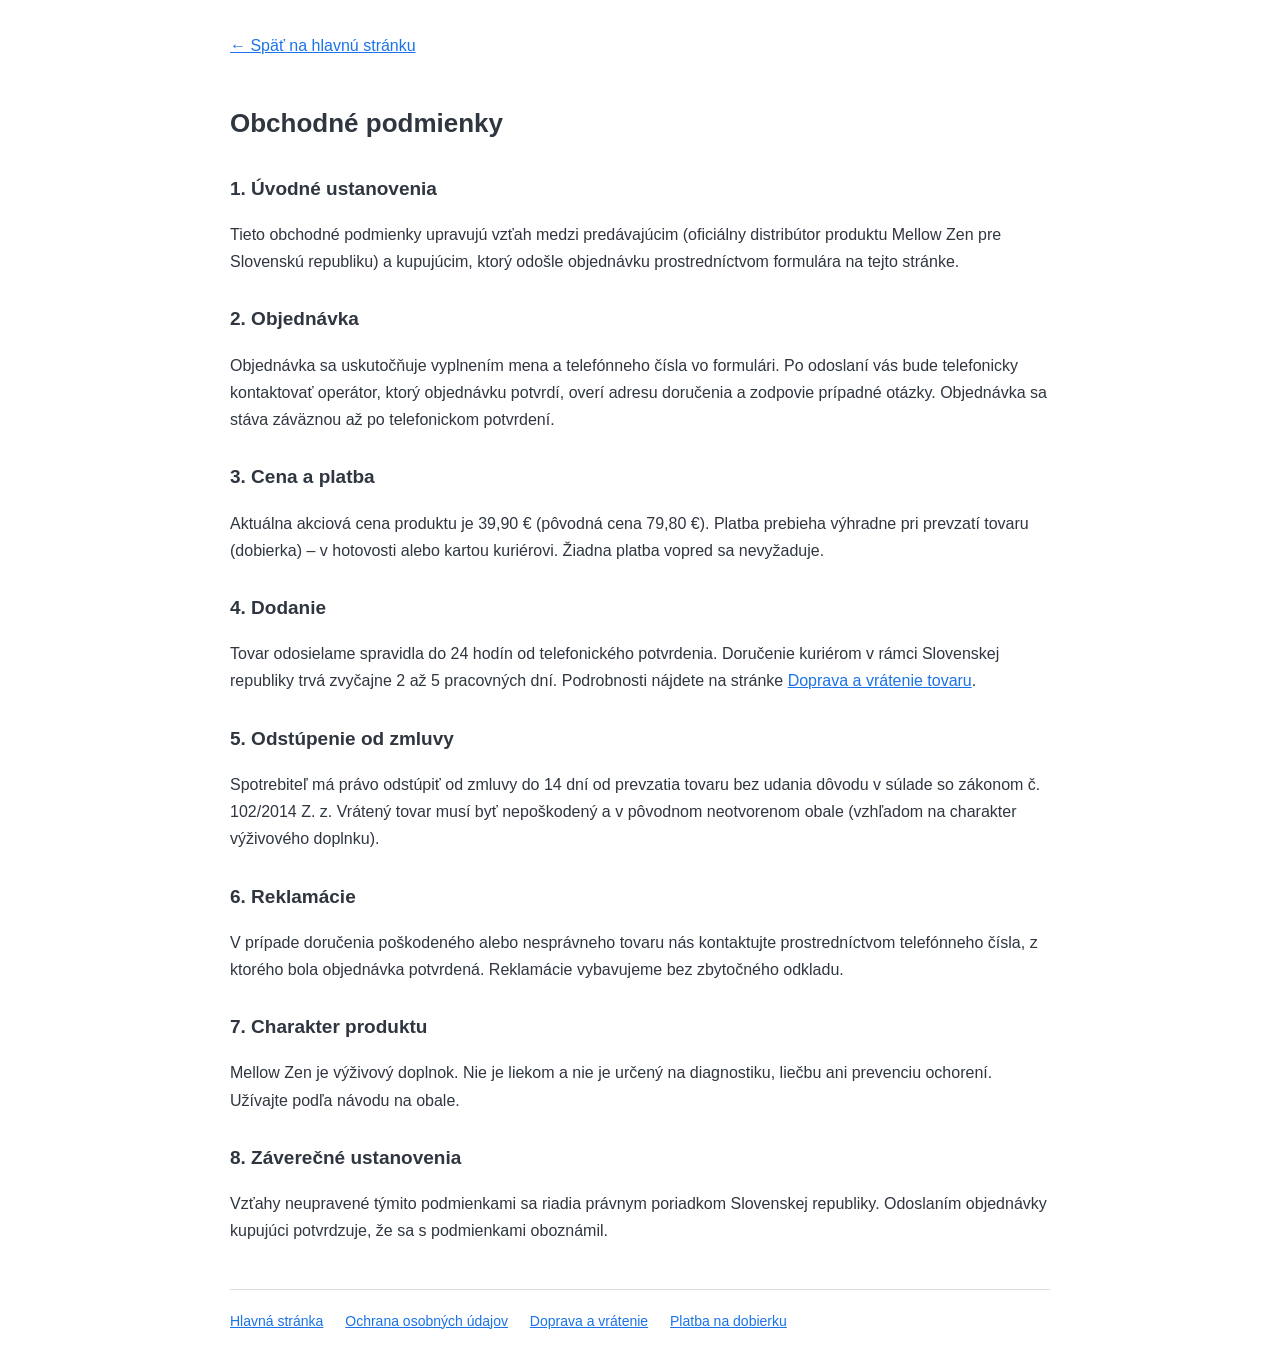
<file: obchodne-podmienky.html>
<!doctype html>
<html lang="sk-SK">
<head>
<meta charset="UTF-8" />
<meta name="viewport" content="width=device-width, initial-scale=1.0" />
<title>Obchodné podmienky | Mellow Zen</title>
<meta name="robots" content="noindex, follow" />
<style>
body{font-family:Arial,Helvetica,sans-serif;color:#2f3640;line-height:1.7;max-width:820px;margin:0 auto;padding:32px 20px}
h1{font-size:26px}h2{font-size:19px;margin-top:28px}
a{color:#1a73e8}
.footer-links{margin-top:44px;padding-top:20px;border-top:1px solid #ddd;font-size:14px}
.footer-links a{margin-right:18px}
.back{display:inline-block;margin-bottom:24px}
</style>
</head>
<body>
<a class="back" href="index.html">← Späť na hlavnú stránku</a>
<h1>Obchodné podmienky</h1>

<h2>1. Úvodné ustanovenia</h2>
<p>Tieto obchodné podmienky upravujú vzťah medzi predávajúcim (oficiálny distribútor produktu Mellow Zen pre Slovenskú republiku) a kupujúcim, ktorý odošle objednávku prostredníctvom formulára na tejto stránke.</p>

<h2>2. Objednávka</h2>
<p>Objednávka sa uskutočňuje vyplnením mena a telefónneho čísla vo formulári. Po odoslaní vás bude telefonicky kontaktovať operátor, ktorý objednávku potvrdí, overí adresu doručenia a zodpovie prípadné otázky. Objednávka sa stáva záväznou až po telefonickom potvrdení.</p>

<h2>3. Cena a platba</h2>
<p>Aktuálna akciová cena produktu je 39,90 € (pôvodná cena 79,80 €). Platba prebieha výhradne pri prevzatí tovaru (dobierka) – v hotovosti alebo kartou kuriérovi. Žiadna platba vopred sa nevyžaduje.</p>

<h2>4. Dodanie</h2>
<p>Tovar odosielame spravidla do 24 hodín od telefonického potvrdenia. Doručenie kuriérom v rámci Slovenskej republiky trvá zvyčajne 2 až 5 pracovných dní. Podrobnosti nájdete na stránke <a href="doprava-a-vratenie.html">Doprava a vrátenie tovaru</a>.</p>

<h2>5. Odstúpenie od zmluvy</h2>
<p>Spotrebiteľ má právo odstúpiť od zmluvy do 14 dní od prevzatia tovaru bez udania dôvodu v súlade so zákonom č. 102/2014 Z. z. Vrátený tovar musí byť nepoškodený a v pôvodnom neotvorenom obale (vzhľadom na charakter výživového doplnku).</p>

<h2>6. Reklamácie</h2>
<p>V prípade doručenia poškodeného alebo nesprávneho tovaru nás kontaktujte prostredníctvom telefónneho čísla, z ktorého bola objednávka potvrdená. Reklamácie vybavujeme bez zbytočného odkladu.</p>

<h2>7. Charakter produktu</h2>
<p>Mellow Zen je výživový doplnok. Nie je liekom a nie je určený na diagnostiku, liečbu ani prevenciu ochorení. Užívajte podľa návodu na obale.</p>

<h2>8. Záverečné ustanovenia</h2>
<p>Vzťahy neupravené týmito podmienkami sa riadia právnym poriadkom Slovenskej republiky. Odoslaním objednávky kupujúci potvrdzuje, že sa s podmienkami oboznámil.</p>

<div class="footer-links">
<a href="index.html">Hlavná stránka</a>
<a href="ochrana-osobnych-udajov.html">Ochrana osobných údajov</a>
<a href="doprava-a-vratenie.html">Doprava a vrátenie</a>
<a href="platba-na-dobierku.html">Platba na dobierku</a>
</div>
</body>
</html>
</file>
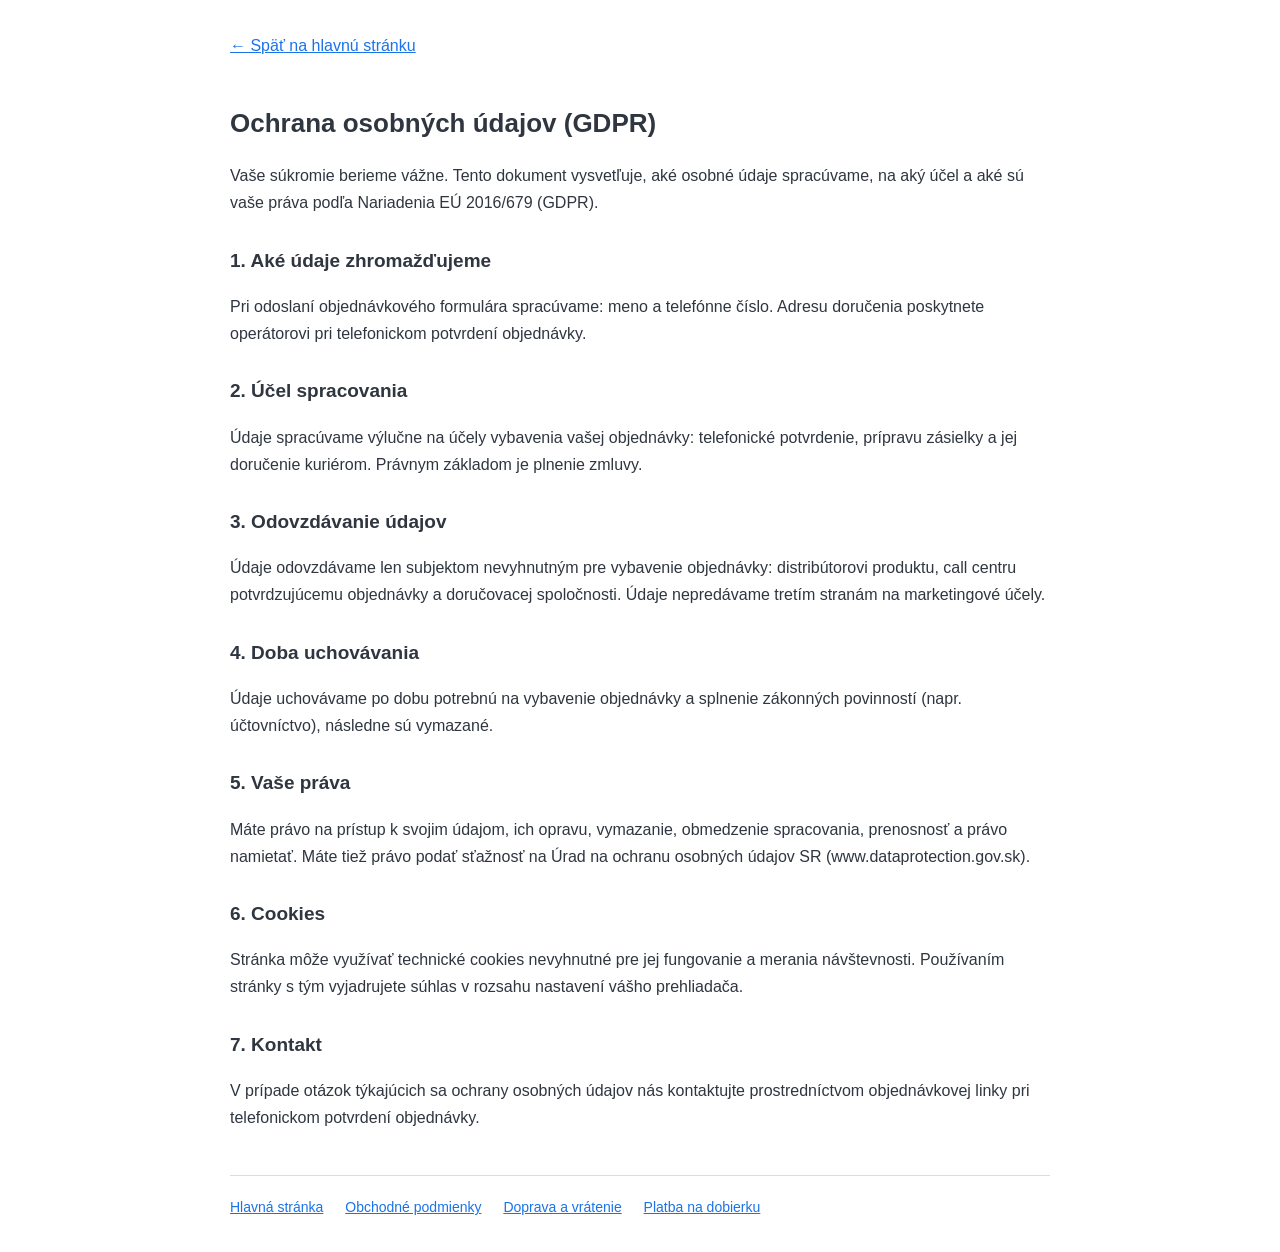
<file: ochrana-osobnych-udajov.html>
<!doctype html>
<html lang="sk-SK">
<head>
<meta charset="UTF-8" />
<meta name="viewport" content="width=device-width, initial-scale=1.0" />
<title>Ochrana osobných údajov (GDPR) | Mellow Zen</title>
<meta name="robots" content="noindex, follow" />
<style>
body{font-family:Arial,Helvetica,sans-serif;color:#2f3640;line-height:1.7;max-width:820px;margin:0 auto;padding:32px 20px}
h1{font-size:26px}h2{font-size:19px;margin-top:28px}
a{color:#1a73e8}
.footer-links{margin-top:44px;padding-top:20px;border-top:1px solid #ddd;font-size:14px}
.footer-links a{margin-right:18px}
.back{display:inline-block;margin-bottom:24px}
</style>
</head>
<body>
<a class="back" href="index.html">← Späť na hlavnú stránku</a>
<h1>Ochrana osobných údajov (GDPR)</h1>
<p>Vaše súkromie berieme vážne. Tento dokument vysvetľuje, aké osobné údaje spracúvame, na aký účel a aké sú vaše práva podľa Nariadenia EÚ 2016/679 (GDPR).</p>

<h2>1. Aké údaje zhromažďujeme</h2>
<p>Pri odoslaní objednávkového formulára spracúvame: meno a telefónne číslo. Adresu doručenia poskytnete operátorovi pri telefonickom potvrdení objednávky.</p>

<h2>2. Účel spracovania</h2>
<p>Údaje spracúvame výlučne na účely vybavenia vašej objednávky: telefonické potvrdenie, prípravu zásielky a jej doručenie kuriérom. Právnym základom je plnenie zmluvy.</p>

<h2>3. Odovzdávanie údajov</h2>
<p>Údaje odovzdávame len subjektom nevyhnutným pre vybavenie objednávky: distribútorovi produktu, call centru potvrdzujúcemu objednávky a doručovacej spoločnosti. Údaje nepredávame tretím stranám na marketingové účely.</p>

<h2>4. Doba uchovávania</h2>
<p>Údaje uchovávame po dobu potrebnú na vybavenie objednávky a splnenie zákonných povinností (napr. účtovníctvo), následne sú vymazané.</p>

<h2>5. Vaše práva</h2>
<p>Máte právo na prístup k svojim údajom, ich opravu, vymazanie, obmedzenie spracovania, prenosnosť a právo namietať. Máte tiež právo podať sťažnosť na Úrad na ochranu osobných údajov SR (www.dataprotection.gov.sk).</p>

<h2>6. Cookies</h2>
<p>Stránka môže využívať technické cookies nevyhnutné pre jej fungovanie a merania návštevnosti. Používaním stránky s tým vyjadrujete súhlas v rozsahu nastavení vášho prehliadača.</p>

<h2>7. Kontakt</h2>
<p>V prípade otázok týkajúcich sa ochrany osobných údajov nás kontaktujte prostredníctvom objednávkovej linky pri telefonickom potvrdení objednávky.</p>

<div class="footer-links">
<a href="index.html">Hlavná stránka</a>
<a href="obchodne-podmienky.html">Obchodné podmienky</a>
<a href="doprava-a-vratenie.html">Doprava a vrátenie</a>
<a href="platba-na-dobierku.html">Platba na dobierku</a>
</div>
</body>
</html>
</file>
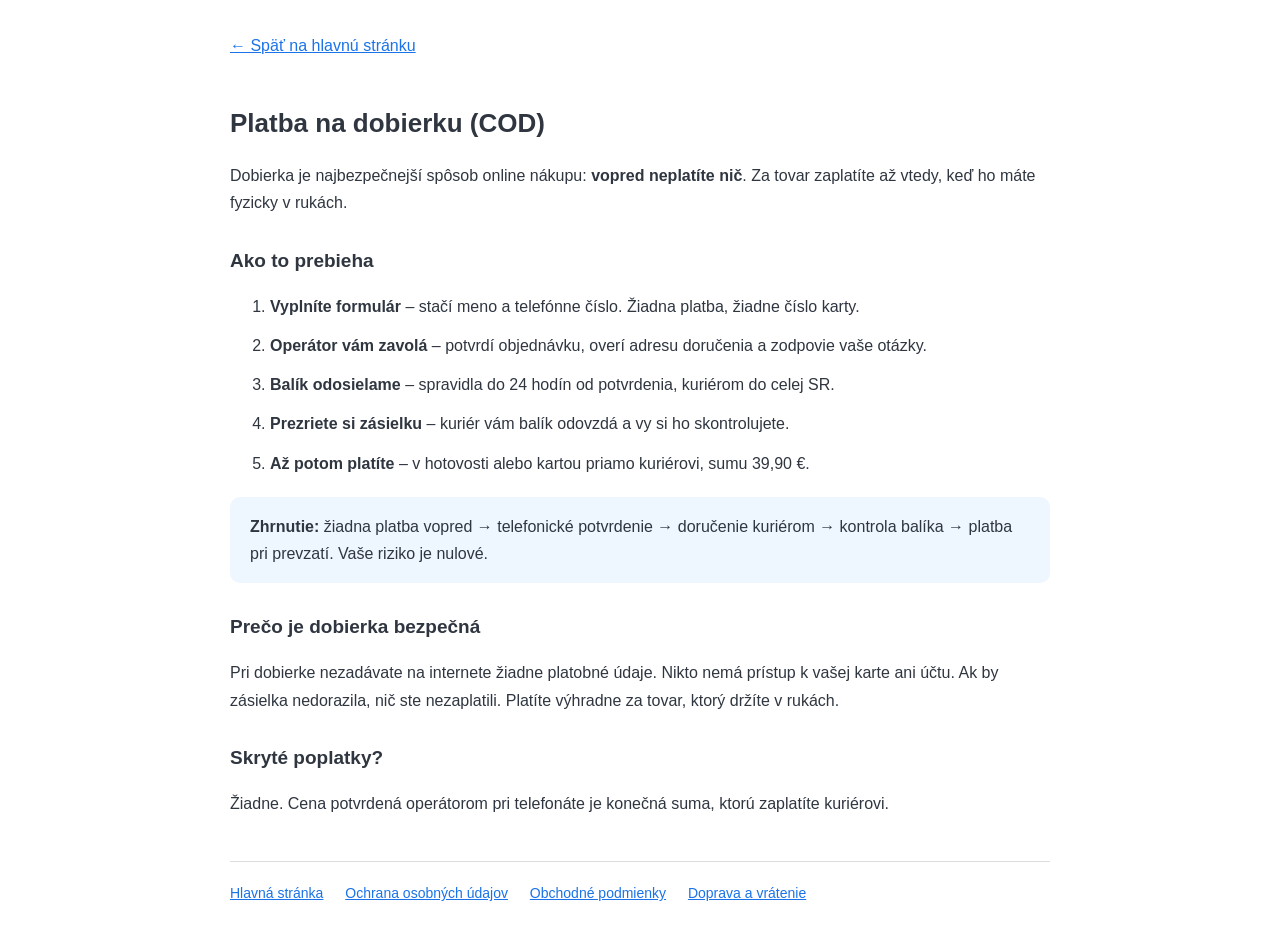
<file: platba-na-dobierku.html>
<!doctype html>
<html lang="sk-SK">
<head>
<meta charset="UTF-8" />
<meta name="viewport" content="width=device-width, initial-scale=1.0" />
<title>Platba na dobierku (COD) | Mellow Zen</title>
<meta name="robots" content="noindex, follow" />
<style>
body{font-family:Arial,Helvetica,sans-serif;color:#2f3640;line-height:1.7;max-width:820px;margin:0 auto;padding:32px 20px}
h1{font-size:26px}h2{font-size:19px;margin-top:28px}
a{color:#1a73e8}
ol li{margin-bottom:12px}
.footer-links{margin-top:44px;padding-top:20px;border-top:1px solid #ddd;font-size:14px}
.footer-links a{margin-right:18px}
.back{display:inline-block;margin-bottom:24px}
.highlight{background:#eef6ff;border-radius:10px;padding:16px 20px;margin:20px 0}
</style>
</head>
<body>
<a class="back" href="index.html">← Späť na hlavnú stránku</a>
<h1>Platba na dobierku (COD)</h1>
<p>Dobierka je najbezpečnejší spôsob online nákupu: <b>vopred neplatíte nič</b>. Za tovar zaplatíte až vtedy, keď ho máte fyzicky v rukách.</p>

<h2>Ako to prebieha</h2>
<ol>
<li><b>Vyplníte formulár</b> – stačí meno a telefónne číslo. Žiadna platba, žiadne číslo karty.</li>
<li><b>Operátor vám zavolá</b> – potvrdí objednávku, overí adresu doručenia a zodpovie vaše otázky.</li>
<li><b>Balík odosielame</b> – spravidla do 24 hodín od potvrdenia, kuriérom do celej SR.</li>
<li><b>Prezriete si zásielku</b> – kuriér vám balík odovzdá a vy si ho skontrolujete.</li>
<li><b>Až potom platíte</b> – v hotovosti alebo kartou priamo kuriérovi, sumu 39,90 €.</li>
</ol>

<div class="highlight">
<b>Zhrnutie:</b> žiadna platba vopred → telefonické potvrdenie → doručenie kuriérom → kontrola balíka → platba pri prevzatí. Vaše riziko je nulové.
</div>

<h2>Prečo je dobierka bezpečná</h2>
<p>Pri dobierke nezadávate na internete žiadne platobné údaje. Nikto nemá prístup k vašej karte ani účtu. Ak by zásielka nedorazila, nič ste nezaplatili. Platíte výhradne za tovar, ktorý držíte v rukách.</p>

<h2>Skryté poplatky?</h2>
<p>Žiadne. Cena potvrdená operátorom pri telefonáte je konečná suma, ktorú zaplatíte kuriérovi.</p>

<div class="footer-links">
<a href="index.html">Hlavná stránka</a>
<a href="ochrana-osobnych-udajov.html">Ochrana osobných údajov</a>
<a href="obchodne-podmienky.html">Obchodné podmienky</a>
<a href="doprava-a-vratenie.html">Doprava a vrátenie</a>
</div>
</body>
</html>
</file>
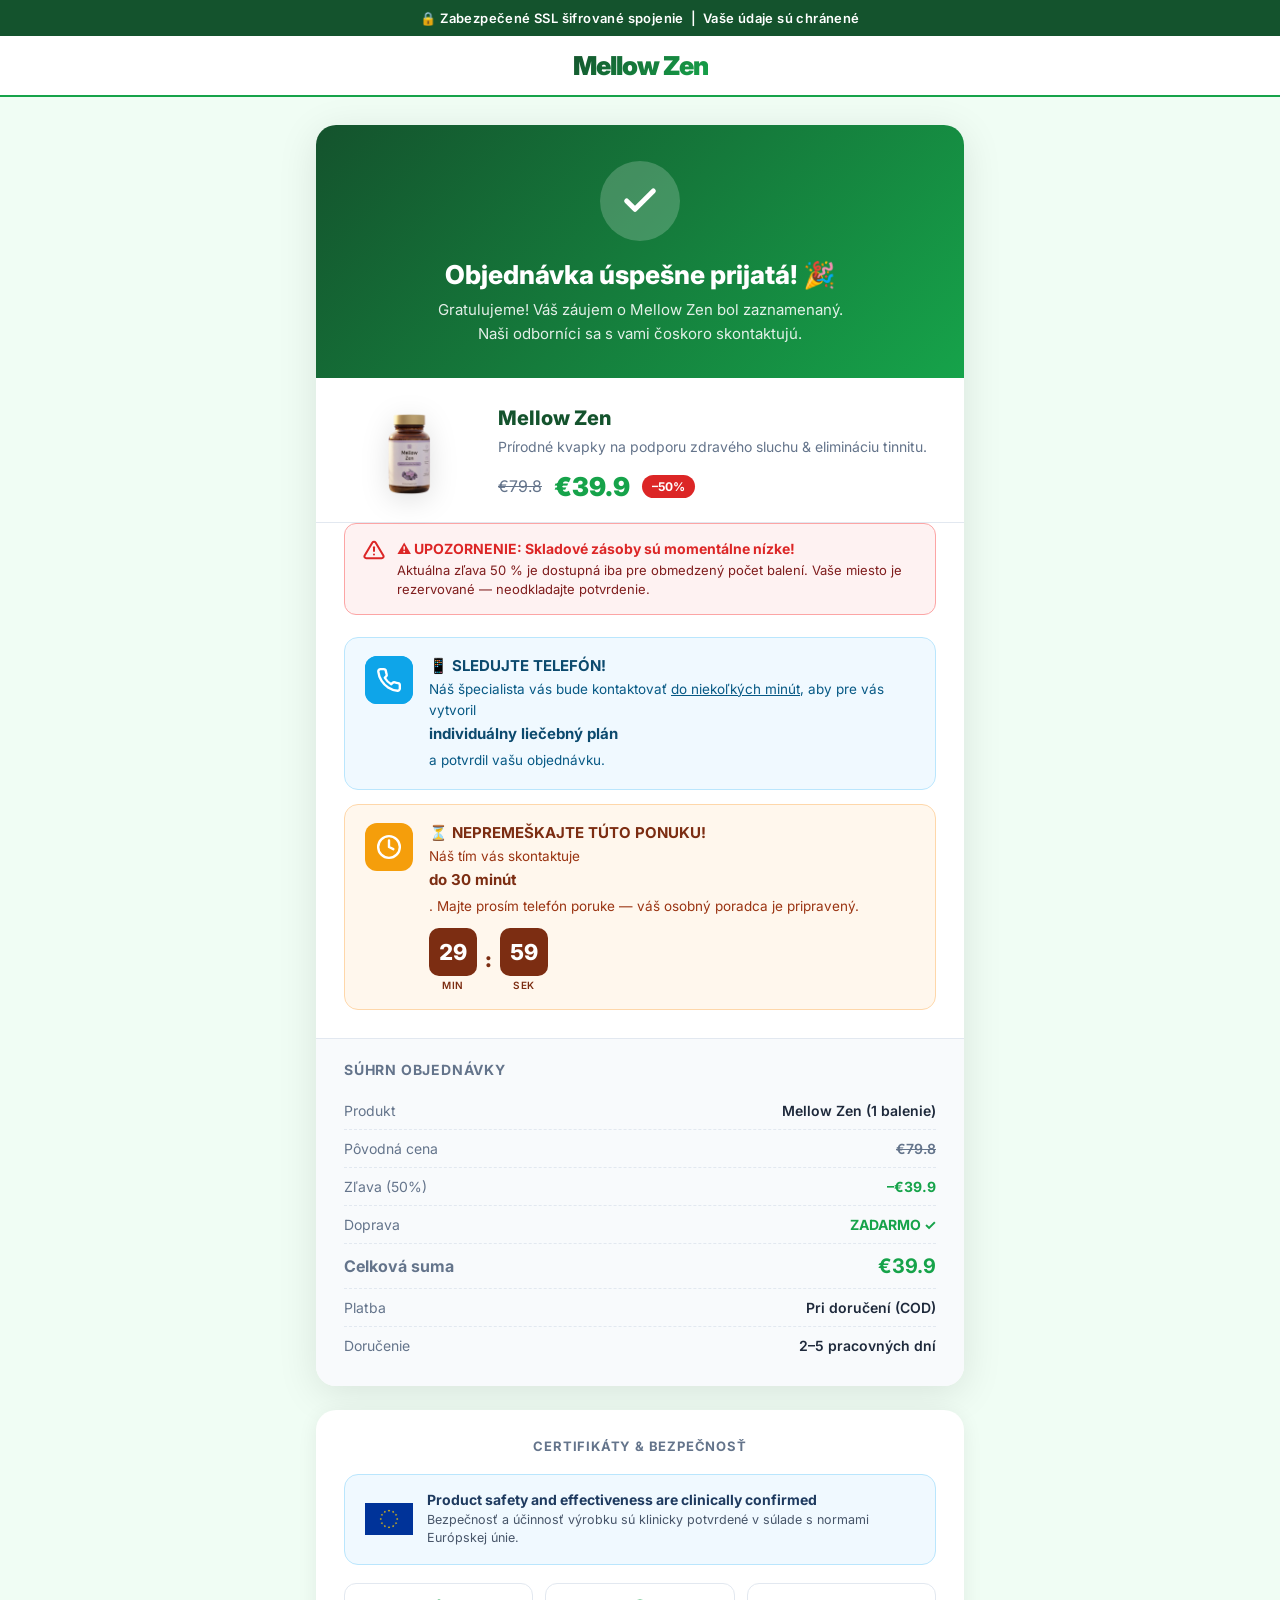
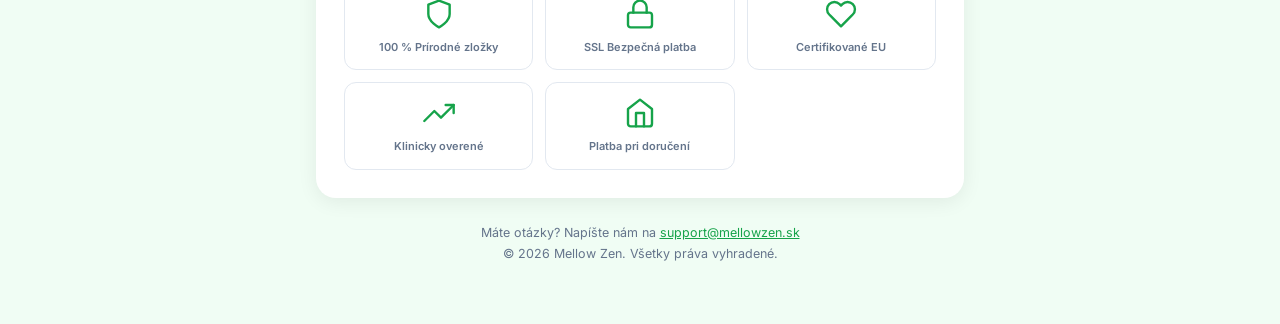
<file: success.html>
<!DOCTYPE html>
<html lang="sk">
<head>
  <meta charset="UTF-8" />
  <meta name="viewport" content="width=device-width, initial-scale=1.0" />
  <title>Objednávka potvrdená | Mellow Zen</title>
  <link rel="icon" href="favicon.ico" type="image/x-icon" />
  <link rel="preconnect" href="https://fonts.googleapis.com" />
  <link rel="preconnect" href="https://fonts.gstatic.com" crossorigin />
  <link href="https://fonts.googleapis.com/css2?family=Inter:wght@400;500;600;700;800;900&display=swap" rel="stylesheet" />
  <style>
    *, *::before, *::after { box-sizing: border-box; margin: 0; padding: 0; }

    :root {
      --green:   #16a34a;
      --green-l: #22c55e;
      --green-d: #14532d;
      --gold:    #f59e0b;
      --blue:    #0ea5e9;
      --red:     #dc2626;
      --bg:      #f0fdf4;
      --card:    #ffffff;
      --text:    #1e293b;
      --muted:   #64748b;
      --border:  #e2e8f0;
    }

    body {
      font-family: 'Inter', sans-serif;
      background: var(--bg);
      color: var(--text);
      min-height: 100vh;
    }

    /* ── TOP BANNER ── */
    .top-banner {
      background: var(--green-d);
      color: #fff;
      text-align: center;
      padding: 10px 16px;
      font-size: 13px;
      font-weight: 600;
      letter-spacing: .4px;
    }

    /* ── HEADER ── */
    .header {
      background: #fff;
      border-bottom: 2px solid var(--green);
      padding: 14px 16px;
      display: flex;
      align-items: center;
      justify-content: center;
    }
    .header .logo-text {
      font-size: 26px;
      font-weight: 900;
      background: linear-gradient(135deg, var(--green-d), var(--green));
      -webkit-background-clip: text;
      -webkit-text-fill-color: transparent;
      letter-spacing: -1px;
    }

    /* ── WRAPPER ── */
    .wrapper {
      max-width: 680px;
      margin: 0 auto;
      padding: 28px 16px 60px;
    }

    /* ── SUCCESS CARD ── */
    .success-card {
      background: var(--card);
      border-radius: 20px;
      box-shadow: 0 8px 40px rgba(0,0,0,.10);
      overflow: hidden;
      margin-bottom: 24px;
    }

    .success-header {
      background: linear-gradient(135deg, var(--green-d) 0%, var(--green) 100%);
      padding: 36px 24px 32px;
      text-align: center;
      color: #fff;
    }
    .check-wrap {
      width: 80px; height: 80px;
      background: rgba(255,255,255,.2);
      border-radius: 50%;
      display: flex; align-items: center; justify-content: center;
      margin: 0 auto 18px;
      animation: popIn .5s cubic-bezier(.34,1.56,.64,1) both;
    }
    @keyframes popIn { from{transform:scale(0);opacity:0} to{transform:scale(1);opacity:1} }
    .check-wrap svg { width:40px; height:40px; }

    .success-title {
      font-size: 26px; font-weight: 800; margin-bottom: 8px; line-height: 1.2;
    }
    .success-sub {
      font-size: 15px; opacity: .88; max-width: 480px; margin: 0 auto; line-height: 1.6;
    }

    /* ── PRODUCT ROW ── */
    .product-row {
      display: flex;
      align-items: center;
      gap: 24px;
      padding: 28px 28px 20px;
      border-bottom: 1px solid var(--border);
    }
    .product-img {
      width: 130px; flex-shrink: 0;
      filter: drop-shadow(0 6px 14px rgba(0,0,0,.12));
    }
    .product-info h2 {
      font-size: 20px; font-weight: 800; color: var(--green-d); margin-bottom: 6px;
    }
    .product-info p {
      font-size: 14px; color: var(--muted); line-height: 1.6; margin-bottom: 12px;
    }
    .price-row {
      display: flex; align-items: center; gap: 12px;
    }
    .price-old {
      font-size: 16px; color: var(--muted); text-decoration: line-through;
    }
    .price-new {
      font-size: 26px; font-weight: 900; color: var(--green);
    }
    .badge-sale {
      background: var(--red); color: #fff;
      font-size: 12px; font-weight: 700;
      padding: 4px 10px; border-radius: 20px;
    }

    /* ── STOCK ALERT ── */
    .stock-alert {
      background: #fef2f2;
      border: 1.5px solid #fca5a5;
      border-radius: 12px;
      padding: 14px 18px;
      margin: 0 28px 22px;
      display: flex; align-items: flex-start; gap: 12px;
    }
    .stock-alert svg { flex-shrink:0; margin-top:1px; }
    .stock-alert strong { color: var(--red); font-size: 14px; }
    .stock-alert p { font-size: 13px; color: #7f1d1d; margin-top: 3px; line-height: 1.5; }

    /* ── TRIGGER CARDS ── */
    .triggers { padding: 0 28px 28px; display: flex; flex-direction: column; gap: 14px; }

    .trigger {
      border-radius: 14px;
      padding: 18px 20px;
      display: flex; align-items: flex-start; gap: 16px;
      position: relative; overflow: hidden;
    }
    .trigger::before {
      content: '';
      position: absolute; inset: 0;
      opacity: .06;
    }
    .trigger-icon {
      width: 48px; height: 48px; border-radius: 12px;
      display: flex; align-items: center; justify-content: center;
      flex-shrink: 0;
    }
    .trigger-icon svg { width: 26px; height: 26px; }
    .trigger-body strong {
      display: block; font-size: 15px; font-weight: 700; margin-bottom: 4px;
    }
    .trigger-body p { font-size: 13.5px; line-height: 1.6; }

    /* variant colors */
    .t-phone { background: #f0f9ff; border: 1.5px solid #bae6fd; }
    .t-phone .trigger-icon { background: #0ea5e9; }
    .t-phone strong { color: #0c4a6e; }
    .t-phone p { color: #075985; }

    .t-timer { background: #fff7ed; border: 1.5px solid #fed7aa; }
    .t-timer .trigger-icon { background: var(--gold); }
    .t-timer strong { color: #7c2d12; }
    .t-timer p { color: #9a3412; }

    /* countdown */
    .countdown {
      display: flex; align-items: center; gap: 8px; margin-top: 10px;
    }
    .cd-unit {
      background: #7c2d12; color: #fff;
      font-size: 22px; font-weight: 800;
      width: 48px; height: 48px; border-radius: 10px;
      display: flex; align-items: center; justify-content: center;
      font-variant-numeric: tabular-nums;
    }
    .cd-sep { font-size: 22px; font-weight: 800; color: #7c2d12; }
    .cd-label { font-size: 10px; color: #7c2d12; text-align: center; margin-top: 3px; font-weight: 600; letter-spacing:.4px; }

    /* ── ORDER DETAILS ── */
    .order-details {
      background: #f8fafc;
      border-top: 1px solid var(--border);
      padding: 22px 28px;
    }
    .order-details h3 {
      font-size: 14px; font-weight: 700; color: var(--muted);
      text-transform: uppercase; letter-spacing:.8px; margin-bottom: 14px;
    }
    .detail-row {
      display: flex; justify-content: space-between; align-items: center;
      padding: 10px 0; border-bottom: 1px dashed #e2e8f0;
      font-size: 14px;
    }
    .detail-row:last-child { border-bottom: none; }
    .detail-label { color: var(--muted); }
    .detail-value { font-weight: 600; color: var(--text); }
    .detail-value.green { color: var(--green); font-weight: 700; }

    /* ── TRUST BLOCK ── */
    .trust-block {
      background: var(--card);
      border-radius: 20px;
      box-shadow: 0 4px 20px rgba(0,0,0,.07);
      padding: 28px;
      margin-bottom: 24px;
    }
    .trust-block h3 {
      font-size: 13px; font-weight: 700; text-align: center;
      text-transform: uppercase; letter-spacing: .8px;
      color: var(--muted); margin-bottom: 20px;
    }

    /* EU badge */
    .eu-badge {
      display: flex; align-items: center; gap: 14px;
      background: #f0f9ff; border: 1.5px solid #bae6fd;
      border-radius: 14px; padding: 16px 20px; margin-bottom: 18px;
    }
    .eu-flag { width: 48px; flex-shrink: 0; }
    .eu-text strong { display: block; font-size: 14px; font-weight: 700; color: #1e3a5f; }
    .eu-text p { font-size: 12.5px; color: #475569; margin-top: 3px; line-height: 1.5; }

    /* seals */
    .seals-grid {
      display: grid; grid-template-columns: repeat(3, 1fr); gap: 12px;
    }
    .seal {
      border: 1.5px solid var(--border); border-radius: 12px;
      padding: 14px 10px; text-align: center;
      background: #fff;
      transition: box-shadow .2s;
    }
    .seal:hover { box-shadow: 0 4px 14px rgba(0,0,0,.08); }
    .seal svg { width: 32px; height: 32px; margin-bottom: 6px; }
    .seal span { display: block; font-size: 11px; font-weight: 600; color: var(--muted); line-height: 1.4; }

    /* ── FOOTER NOTE ── */
    .footer-note {
      text-align: center; font-size: 12.5px; color: var(--muted);
      line-height: 1.7; padding: 0 8px;
    }
    .footer-note a { color: var(--green); }

    /* ── RESPONSIVE ── */
    @media(max-width:520px) {
      .product-row { flex-direction: column; text-align: center; }
      .price-row { justify-content: center; }
      .seals-grid { grid-template-columns: repeat(2,1fr); }
      .triggers, .order-details, .stock-alert { padding-left:18px; padding-right:18px; }
      .stock-alert { margin-left:18px; margin-right:18px; }
    }

    /* pulse ring on phone icon */
    @keyframes ping {
      0%   { transform: scale(1); opacity:.9; }
      70%  { transform: scale(1.4); opacity:0; }
      100% { transform: scale(1.4); opacity:0; }
    }
    .ping-ring {
      position: absolute; inset:0; border-radius:12px;
      background: #0ea5e9;
      animation: ping 1.4s cubic-bezier(0,0,.2,1) infinite;
    }
  </style>
</head>
<body>

<!-- TOP BANNER -->
<div class="top-banner">
  🔒 Zabezpečené SSL šifrované spojenie &nbsp;|&nbsp; Vaše údaje sú chránené
</div>

<!-- HEADER -->
<header class="header">
  <span class="logo-text">Mellow Zen</span>
</header>

<div class="wrapper">

  <!-- ═══ SUCCESS CARD ═══ -->
  <div class="success-card">

    <!-- Green header -->
    <div class="success-header">
      <div class="check-wrap">
        <svg viewBox="0 0 24 24" fill="none" stroke="#fff" stroke-width="3" stroke-linecap="round" stroke-linejoin="round">
          <polyline points="20 6 9 17 4 12"/>
        </svg>
      </div>
      <div class="success-title">Objednávka úspešne prijatá! 🎉</div>
      <p class="success-sub">
        Gratulujeme! Váš záujem o Mellow Zen bol zaznamenaný.<br/>
        Naši odborníci sa s vami čoskoro skontaktujú.
      </p>
    </div>

    <!-- Product row -->
    <div class="product-row">
      <img class="product-img" src="img/product.png" alt="Mellow Zen – kvapky na sluch" />
      <div class="product-info">
        <h2>Mellow Zen</h2>
        <p>Prírodné kvapky na podporu zdravého sluchu &amp; elimináciu tinnitu.</p>
        <div class="price-row">
          <span class="price-old">€79.8</span>
          <span class="price-new">€39.9</span>
          <span class="badge-sale">–50%</span>
        </div>
      </div>
    </div>

    <!-- ⚠ Stock alert -->
    <div class="stock-alert">
      <svg width="22" height="22" viewBox="0 0 24 24" fill="none" stroke="#dc2626" stroke-width="2.2" stroke-linecap="round" stroke-linejoin="round">
        <path d="M10.29 3.86L1.82 18a2 2 0 0 0 1.71 3h16.94a2 2 0 0 0 1.71-3L13.71 3.86a2 2 0 0 0-3.42 0z"/>
        <line x1="12" y1="9" x2="12" y2="13"/><line x1="12" y1="17" x2="12.01" y2="17"/>
      </svg>
      <div>
        <strong>⚠ UPOZORNENIE: Skladové zásoby sú momentálne nízke!</strong>
        <p>Aktuálna zľava 50 % je dostupná iba pre obmedzený počet balení. Vaše miesto je rezervované — neodkladajte potvrdenie.</p>
      </div>
    </div>

    <!-- ═══ 3 TRIGGERS ═══ -->
    <div class="triggers">

      <!-- Trigger 1 – phone -->
      <div class="trigger t-phone">
        <div class="trigger-icon" style="position:relative;">
          <div class="ping-ring"></div>
          <svg viewBox="0 0 24 24" fill="none" stroke="#fff" stroke-width="2.2" stroke-linecap="round" stroke-linejoin="round" style="position:relative;z-index:1">
            <path d="M22 16.92v3a2 2 0 0 1-2.18 2 19.79 19.79 0 0 1-8.63-3.07 19.5 19.5 0 0 1-6-6 19.79 19.79 0 0 1-3.07-8.67A2 2 0 0 1 4.11 2h3a2 2 0 0 1 2 1.72 12.84 12.84 0 0 0 .7 2.81 2 2 0 0 1-.45 2.11L8.09 9.91a16 16 0 0 0 6 6l1.27-1.27a2 2 0 0 1 2.11-.45 12.84 12.84 0 0 0 2.81.7A2 2 0 0 1 22 16.92z"/>
          </svg>
        </div>
        <div class="trigger-body">
          <strong>📱 SLEDUJTE TELEFÓN!</strong>
          <p>Náš špecialista vás bude kontaktovať <u>do niekoľkých minút</u>, aby pre vás vytvoril <strong>individuálny liečebný plán</strong> a potvrdil vašu objednávku.</p>
        </div>
      </div>

      <!-- Trigger 2 – countdown -->
      <div class="trigger t-timer">
        <div class="trigger-icon">
          <svg viewBox="0 0 24 24" fill="none" stroke="#fff" stroke-width="2.2" stroke-linecap="round" stroke-linejoin="round">
            <circle cx="12" cy="12" r="10"/><polyline points="12 6 12 12 16 14"/>
          </svg>
        </div>
        <div class="trigger-body">
          <strong>⏳ NEPREMEŠKAJTE TÚTO PONUKU!</strong>
          <p>Náš tím vás skontaktuje <strong>do 30 minút</strong>. Majte prosím telefón poruke — váš osobný poradca je pripravený.</p>
          <!-- countdown -->
          <div class="countdown" id="countdown">
            <div>
              <div class="cd-unit" id="cd-m">30</div>
              <div class="cd-label">MIN</div>
            </div>
            <div class="cd-sep">:</div>
            <div>
              <div class="cd-unit" id="cd-s">00</div>
              <div class="cd-label">SEK</div>
            </div>
          </div>
        </div>
      </div>

    </div><!-- /triggers -->

    <!-- Order details -->
    <div class="order-details">
      <h3>Súhrn objednávky</h3>
      <div class="detail-row">
        <span class="detail-label">Produkt</span>
        <span class="detail-value">Mellow Zen (1 balenie)</span>
      </div>
      <div class="detail-row">
        <span class="detail-label">Pôvodná cena</span>
        <span class="detail-value" style="text-decoration:line-through;color:var(--muted)">€79.8</span>
      </div>
      <div class="detail-row">
        <span class="detail-label">Zľava (50%)</span>
        <span class="detail-value green">–€39.9</span>
      </div>
      <div class="detail-row">
        <span class="detail-label">Doprava</span>
        <span class="detail-value green">ZADARMO ✓</span>
      </div>
      <div class="detail-row" style="font-size:16px;">
        <span class="detail-label" style="font-weight:700;">Celková suma</span>
        <span class="detail-value green" style="font-size:20px;">€39.9</span>
      </div>
      <div class="detail-row">
        <span class="detail-label">Platba</span>
        <span class="detail-value">Pri doručení (COD)</span>
      </div>
      <div class="detail-row">
        <span class="detail-label">Doručenie</span>
        <span class="detail-value">2–5 pracovných dní</span>
      </div>
    </div>

  </div><!-- /success-card -->

  <!-- ═══ TRUST BLOCK ═══ -->
  <div class="trust-block">
    <h3>Certifikáty &amp; bezpečnosť</h3>

    <!-- EU badge -->
    <div class="eu-badge">
      <!-- EU flag SVG inline -->
      <svg class="eu-flag" viewBox="0 0 810 540" xmlns="http://www.w3.org/2000/svg">
        <rect width="810" height="540" fill="#003399"/>
        <g fill="#FFCC00">
          <!-- 12 stars arranged in a circle -->
          <polygon points="405,108 410,124 427,124 413,133 418,149 405,140 392,149 397,133 383,124 400,124" transform="rotate(0,405,270)"/>
          <polygon points="405,108 410,124 427,124 413,133 418,149 405,140 392,149 397,133 383,124 400,124" transform="rotate(30,405,270)"/>
          <polygon points="405,108 410,124 427,124 413,133 418,149 405,140 392,149 397,133 383,124 400,124" transform="rotate(60,405,270)"/>
          <polygon points="405,108 410,124 427,124 413,133 418,149 405,140 392,149 397,133 383,124 400,124" transform="rotate(90,405,270)"/>
          <polygon points="405,108 410,124 427,124 413,133 418,149 405,140 392,149 397,133 383,124 400,124" transform="rotate(120,405,270)"/>
          <polygon points="405,108 410,124 427,124 413,133 418,149 405,140 392,149 397,133 383,124 400,124" transform="rotate(150,405,270)"/>
          <polygon points="405,108 410,124 427,124 413,133 418,149 405,140 392,149 397,133 383,124 400,124" transform="rotate(180,405,270)"/>
          <polygon points="405,108 410,124 427,124 413,133 418,149 405,140 392,149 397,133 383,124 400,124" transform="rotate(210,405,270)"/>
          <polygon points="405,108 410,124 427,124 413,133 418,149 405,140 392,149 397,133 383,124 400,124" transform="rotate(240,405,270)"/>
          <polygon points="405,108 410,124 427,124 413,133 418,149 405,140 392,149 397,133 383,124 400,124" transform="rotate(270,405,270)"/>
          <polygon points="405,108 410,124 427,124 413,133 418,149 405,140 392,149 397,133 383,124 400,124" transform="rotate(300,405,270)"/>
          <polygon points="405,108 410,124 427,124 413,133 418,149 405,140 392,149 397,133 383,124 400,124" transform="rotate(330,405,270)"/>
        </g>
      </svg>
      <div class="eu-text">
        <strong>Product safety and effectiveness are clinically confirmed</strong>
        <p>Bezpečnosť a účinnosť výrobku sú klinicky potvrdené v súlade s normami Európskej únie.</p>
      </div>
    </div>

    <!-- Seals grid -->
    <div class="seals-grid">

      <div class="seal">
        <svg viewBox="0 0 24 24" fill="none" stroke="#16a34a" stroke-width="1.8" stroke-linecap="round" stroke-linejoin="round">
          <path d="M12 22s8-4 8-10V5l-8-3-8 3v7c0 6 8 10 8 10z"/>
        </svg>
        <span>100 % Prírodné zložky</span>
      </div>

      <div class="seal">
        <svg viewBox="0 0 24 24" fill="none" stroke="#16a34a" stroke-width="1.8" stroke-linecap="round" stroke-linejoin="round">
          <rect x="3" y="11" width="18" height="11" rx="2" ry="2"/>
          <path d="M7 11V7a5 5 0 0 1 10 0v4"/>
        </svg>
        <span>SSL Bezpečná platba</span>
      </div>

      <div class="seal">
        <svg viewBox="0 0 24 24" fill="none" stroke="#16a34a" stroke-width="1.8" stroke-linecap="round" stroke-linejoin="round">
          <path d="M20.84 4.61a5.5 5.5 0 0 0-7.78 0L12 5.67l-1.06-1.06a5.5 5.5 0 0 0-7.78 7.78l1.06 1.06L12 21.23l7.78-7.78 1.06-1.06a5.5 5.5 0 0 0 0-7.78z"/>
        </svg>
        <span>Certifikované EU</span>
      </div>

      <div class="seal">
        <svg viewBox="0 0 24 24" fill="none" stroke="#16a34a" stroke-width="1.8" stroke-linecap="round" stroke-linejoin="round">
          <polyline points="23 6 13.5 15.5 8.5 10.5 1 18"/>
          <polyline points="17 6 23 6 23 12"/>
        </svg>
        <span>Klinicky overené</span>
      </div>


      <div class="seal">
        <svg viewBox="0 0 24 24" fill="none" stroke="#16a34a" stroke-width="1.8" stroke-linecap="round" stroke-linejoin="round">
          <path d="M3 9l9-7 9 7v11a2 2 0 0 1-2 2H5a2 2 0 0 1-2-2z"/>
          <polyline points="9 22 9 12 15 12 15 22"/>
        </svg>
        <span>Platba pri doručení</span>
      </div>

    </div>
  </div><!-- /trust-block -->

  <!-- Footer note -->
  <p class="footer-note">
    Máte otázky? Napíšte nám na <a href="mailto:support@mellowzen.sk">support@mellowzen.sk</a><br/>
    © 2026 Mellow Zen. Všetky práva vyhradené.
  </p>

</div><!-- /wrapper -->

<script>
  // 30-minute countdown
  (function(){
    var total = 30 * 60;
    var mEl = document.getElementById('cd-m');
    var sEl = document.getElementById('cd-s');
    function tick(){
      if(total <= 0){ mEl.textContent='00'; sEl.textContent='00'; return; }
      var m = Math.floor(total/60);
      var s = total % 60;
      mEl.textContent = m < 10 ? '0'+m : m;
      sEl.textContent = s < 10 ? '0'+s : s;
      total--;
      setTimeout(tick, 1000);
    }
    tick();
  })();
</script>
</body>
</html>
</file>
<file: css/main.css>
a,
abbr,
acronym,
address,
applet,
article,
aside,
audio,
b,
big,
blockquote,
body,
canvas,
caption,
center,
cite,
code,
dd,
del,
details,
dfn,
div,
dl,
dt,
em,
embed,
fieldset,
figcaption,
figure,
footer,
form,
h1,
h2,
h3,
h4,
h5,
h6,
header,
hgroup,
html,
i,
iframe,
img,
ins,
kbd,
label,
legend,
li,
mark,
menu,
nav,
object,
ol,
output,
p,
pre,
q,
ruby,
s,
samp,
section,
small,
span,
strike,
strong,
sub,
summary,
sup,
table,
tbody,
td,
tfoot,
th,
thead,
time,
tr,
tt,
u,
ul,
var,
video {
	margin: 0;
	padding: 0;
	border: 0;
	font-size: 100%;
	font: inherit;
	vertical-align: baseline;
	-webkit-box-sizing: border-box;
	box-sizing: border-box;
}

article,
aside,
details,
figcaption,
figure,
footer,
header,
hgroup,
menu,
nav,
section {
	display: block;
}

body {
	line-height: 1;
}

ol,
ul {
	list-style-image: url([data-uri]);
}

blockquote,
q {
	quotes: none;
}

blockquote:after,
blockquote:before,
q:after,
q:before {
	content: "";
	content: none;
}

table {
	border-collapse: collapse;
	border-spacing: 0;
}

h1 {
	font-size: 64px;
	font-weight: 700;
	line-height: 77.45px;
}

h2 {
	font-size: 54px;
	font-weight: 700;
	line-height: 65.35px;
}

body {
	font-family: Inter, Arial, Helvetica, sans-serif;
	font-size: 18px;
	line-height: 21.78px;
	color: #4c4c4c;
}

.fico {
	display: inline-block;
}

.fico::before {
	display: block;
}

.container {
	width: 1520px;
	margin-left: auto;
	margin-right: auto;
	padding: 0 20px;
	-webkit-box-sizing: content-box;
	box-sizing: content-box;
}

.no-scroll {
	overflow: hidden;
}

.button {
	border: none;
	outline: 0;
	min-height: 53px;
	min-width: 249px;
	border-radius: 8px;
	cursor: pointer;
	padding: 0;
	background: -webkit-gradient(linear,
			left top,
			left bottom,
			color-stop(0, #ee5e0d),
			to(#dc1616));
	background: linear-gradient(180deg, #ee5e0d 0, #dc1616 100%);
	position: relative;
	text-decoration: none;
	display: -webkit-box;
	display: -ms-flexbox;
	display: flex;
	-webkit-box-pack: center;
	-ms-flex-pack: center;
	justify-content: center;
	-webkit-box-align: center;
	-ms-flex-align: center;
	align-items: center;
}

.button__background {
	position: absolute;
	top: 0;
	right: 0;
	bottom: 0;
	left: 0;
	opacity: 0;
	border-radius: 8px;
	background: -webkit-gradient(linear,
			left top,
			left bottom,
			color-stop(0, #c4230d),
			to(#800));
	background: linear-gradient(180deg, #c4230d 0, #800 100%);
	-webkit-transition: all 0.3s;
	transition: all 0.3s;
}

.button span {
	padding: 0 10px;
	font-size: 24px;
	font-weight: 700;
	line-height: 29.05px;
	text-align: center;
	color: #fff;
	position: relative;
	z-index: 1;
}

.button:hover .button__background {
	opacity: 1;
}

.button:disabled {
	background: #550a00;
}

.button:disabled:hover .button__background {
	opacity: 0;
}

.circles__item {
	top: 50%;
	left: 50%;
	-webkit-transform: translate(-50%, -50%);
	transform: translate(-50%, -50%);
	position: absolute;
	border-radius: 50%;
}

.slick-slider {
	position: relative;
	display: block;
	-webkit-box-sizing: border-box;
	box-sizing: border-box;
	-webkit-touch-callout: none;
	-webkit-user-select: none;
	-moz-user-select: none;
	-ms-user-select: none;
	user-select: none;
	-ms-touch-action: pan-y;
	touch-action: pan-y;
	-webkit-tap-highlight-color: transparent;
}

.slick-list {
	position: relative;
	overflow: hidden;
	display: block;
	margin: 0;
	padding: 0;
}

.slick-list:focus {
	outline: 0;
}

.slick-list.dragging {
	cursor: pointer;
	cursor: hand;
}

.slick-slider .slick-list,
.slick-slider .slick-track {
	-webkit-transform: translate3d(0, 0, 0);
	transform: translate3d(0, 0, 0);
}

.slick-track {
	position: relative;
	left: 0;
	top: 0;
	display: block;
	margin-left: auto;
	margin-right: auto;
}

.slick-track:after,
.slick-track:before {
	content: "";
	display: table;
}

.slick-track:after {
	clear: both;
}

.slick-loading .slick-track {
	visibility: hidden;
}

.slick-slide {
	float: left;
	height: 100%;
	min-height: 1px;
	display: none;
}

[dir="rtl"] .slick-slide {
	float: right;
}

.slick-slide img {
	display: block;
}

.slick-slide.slick-loading img {
	display: none;
}

.slick-slide.dragging img {
	pointer-events: none;
}

.slick-initialized .slick-slide {
	display: block;
}

.slick-loading .slick-slide {
	visibility: hidden;
}

.slick-vertical .slick-slide {
	display: block;
	height: auto;
	border: 1px solid transparent;
}

.slick-arrow.slick-hidden {
	display: none;
}

.header {
	position: fixed;
	top: 0;
	left: 0;
	right: 0;
	z-index: 4;
}

.header::before {
	content: "";
	background: #fff;
	position: absolute;
	top: 0;
	left: 0;
	right: 0;
	bottom: 0;
	opacity: 0.4;
	z-index: -1;
}

.header__wrap {
	height: 70px;
	display: -webkit-box;
	display: -ms-flexbox;
	display: flex;
	-webkit-box-align: center;
	-ms-flex-align: center;
	align-items: center;
	-webkit-box-pack: justify;
	-ms-flex-pack: justify;
	justify-content: space-between;
}

.header__logo {
	display: block;
	position: relative;
	z-index: 1;
}

.header__logo img {
	display: block;
	width: 100%;
	max-width: 265px;
}

.header__burger,
.header__close {
	position: relative;
	z-index: 1;
	display: block;
	background: 0 0;
	outline: 0;
	border: none;
	margin: 0;
	display: none;
}

.header__close {
	z-index: 3;
}

.header__mobile {
	display: none;
	background: #fcd033;
	background:
		url(../img/hero-two.svg),
		-webkit-gradient(linear,
			left top,
			left bottom,
			color-stop(0, #fcd033),
			to(#f7b521));
	background:
		url(../img/hero-two.svg), linear-gradient(180deg, #fcd033 0, #f7b521 100%);
	opacity: 0;
	visibility: hidden;
	-webkit-transition: all 0.3s;
	transition: all 0.3s;
	position: fixed;
	padding: 100px 0 0;
	top: 0;
	left: 0;
	right: 0;
	bottom: 0;
	height: 100%;
	width: 100%;
	-webkit-transform: translate(0, -10px);
	transform: translate(0, -10px);
}

.header__scroll {
	position: relative;
	z-index: 1;
}

.header__product {
	position: relative;
	width: 250px;
	margin: 0 auto;
	-webkit-transform: translate(-20px, 32px);
	transform: translate(-20px, 32px);
}

.header__product img {
	display: block;
	-webkit-transform: rotate(3.04deg);
	transform: rotate(3.04deg);
	position: relative;
	z-index: 1;
	width: 288px;
}

.header.menu-shown .header__mobile {
	opacity: 1;
	visibility: visible;
	-webkit-transform: translate(0);
	transform: translate(0);
}

.header.menu-shown .header__mobile .header__nav {
	display: block;
}

.nav__list {
	display: -webkit-box;
	display: -ms-flexbox;
	display: flex;
}

.nav__item {
	margin-right: 30px;
}

.nav__item:last-of-type {
	margin-right: 0;
}

.nav__link {
	font-size: 24px;
	line-height: 29.05px;
	text-decoration: none;
	background: #4c4c4c;
	background: -webkit-gradient(linear,
			left top,
			left bottom,
			color-stop(0, #4c4c4c),
			to(#4c4c4c));
	background: linear-gradient(180deg, #4c4c4c 0, #4c4c4c 100%);
	-webkit-background-clip: text;
	-webkit-text-fill-color: transparent;
	-webkit-transition: all 0.3s;
	transition: all 0.3s;
}

.nav__link:hover {
	background: -webkit-gradient(linear,
			left top,
			left bottom,
			color-stop(0, #ee5e0d),
			to(#dc1616));
	background: linear-gradient(180deg, #ee5e0d 0, #dc1616 100%);
	-webkit-background-clip: text;
	-webkit-text-fill-color: transparent;
}

.nav__scroll {
	overflow: auto;
}

.header-decor {
	position: absolute;
	top: -330px;
	left: 50%;
	-webkit-transform: translate(-50%, 0);
	transform: translate(-50%, 0);
	opacity: 0.7;
}

.header-decor__item {
	background: rgba(255, 255, 255, 0.1);
}

.header-decor__item--1,
.header-decor__item--2,
.header-decor__item--3 {
	-webkit-box-shadow: 0 0 44.4px 0 rgba(0, 0, 0, 0.102);
	box-shadow: 0 0 44.4px 0 rgba(0, 0, 0, 0.102);
}

.header-decor__item--1 {
	width: 829px;
	height: 829px;
}

.header-decor__item--2 {
	height: 1092px;
	width: 1092px;
}

.header-decor__item--3 {
	width: 1281px;
	height: 1281px;
}

.header-product-decor {
	position: absolute;
	top: 50%;
	left: 50%;
	-webkit-transform: translate(20px, 45px);
	transform: translate(20px, 45px);
}

.header-product-decor__item {
	background: #ee5e0d;
}

.header-product-decor__item--1 {
	width: 211px;
	height: 211px;
}

.header-product-decor__item--2 {
	height: 307px;
	width: 307px;
	opacity: 0.3;
}

.header-product-decor__item--3 {
	width: 421px;
	height: 421px;
	opacity: 0.2;
}

.hero {
	position: relative;
	overflow: hidden;
	padding: 120px 0 97px;
	background: #fcd033;
	background:
		url(../img/hero-two.svg),
		-webkit-gradient(linear,
			left top,
			left bottom,
			color-stop(0, #fcd033),
			to(#f7b521));
	background:
		url(../img/hero-two.svg), linear-gradient(180deg, #fcd033 0, #f7b521 100%);
	background-repeat: no-repeat, no-repeat;
	background-position:
		center bottom,
		center;
}

.hero__title {
	max-width: 850px;
	margin-bottom: 40px;
	position: relative;
	z-index: 2;
}

.hero__title span {
	color: #3c666c;
}

.hero__wrap {
	display: -webkit-box;
	display: -ms-flexbox;
	display: flex;
	-webkit-box-pack: justify;
	-ms-flex-pack: justify;
	justify-content: space-between;
	position: relative;
	z-index: 1;
}

.hero__col--left {
	display: -webkit-box;
	display: -ms-flexbox;
	display: flex;
	-webkit-box-orient: vertical;
	-webkit-box-direction: normal;
	-ms-flex-direction: column;
	flex-direction: column;
}

.hero__col--right {
	width: 373px;
	-webkit-transform: translate(-9px, -47px);
	transform: translate(-9px, -47px);
}

.hero__discount {
	background: -webkit-gradient(linear,
			left top,
			left bottom,
			color-stop(0, #ff7a00),
			to(#ff6b00));
	background: linear-gradient(180deg, #ff7a00 0, #ff6b00 100%);
	padding: 10px;
	border-radius: 8px;
	-webkit-box-shadow: 0 0 35.9px 0 rgba(0, 0, 0, 0.102);
	box-shadow: 0 0 35.9px 0 rgba(0, 0, 0, 0.102);
	text-align: center;
	display: -webkit-box;
	display: -ms-flexbox;
	display: flex;
	-webkit-box-orient: vertical;
	-webkit-box-direction: normal;
	-ms-flex-direction: column;
	flex-direction: column;
	-webkit-box-align: center;
	-ms-flex-align: center;
	align-items: center;
}

.hero__discount--mob {
	z-index: 1;
	text-align: center;
	display: none;
	margin-bottom: 20px;
	width: -moz-fit-content;
	width: -webkit-fit-content;
	width: fit-content;
}

.hero__list {
	margin-bottom: 30px;
	position: relative;
	z-index: 1;
}

.hero__product {
	position: relative;
	padding-left: 25px;
}

.hero__product img {
	display: block;
	width: 390px;
	-webkit-transform: rotate(3.04deg);
	transform: rotate(0.04deg);
	position: relative;
	z-index: 1;
}

.hero__person {
	position: absolute;
	bottom: 0;
	left: 50%;
	-webkit-transform: translateX(-50%) translateX(100px);
	transform: translateX(-50%) translateX(100px);
}

.hero__form--mob {
	display: none;
}

.hero-list__item {
	display: -webkit-box;
	display: -ms-flexbox;
	display: flex;
	-webkit-box-align: center;
	-ms-flex-align: center;
	align-items: center;
	margin-bottom: 16px;
}

.hero-list__item:last-of-type {
	margin-bottom: 0;
}

.hero-list__icon {
	display: block;
	height: 70px;
	width: 70px;
	margin-right: 16px;
}

.hero-list__text {
	font-size: 24px;
	line-height: 29.05px;
}

.price {
	width: -moz-fit-content;
	width: -webkit-fit-content;
	width: fit-content;
	display: -webkit-box;
	display: -ms-flexbox;
	display: flex;
	-webkit-box-align: start;
	-ms-flex-align: start;
	align-items: flex-start;
	font-size: 95.63px;
	font-weight: 700;
	line-height: 105.19px;
	color: #fff;
}

.price__currency {
	line-height: 1;
	font-size: 55%;
	-webkit-transform: translate(0, 15%);
	transform: translate(0, 15%);
}

.price--old {
	opacity: 70%;
	font-size: 51.49px;
	font-weight: 300;
	line-height: 56.64px;
}

.price--old .price__value {
	text-decoration: line-through;
}

.form {
	background: #e3eef3;
	padding: 26px 27px;
	border-radius: 8px;
	-webkit-box-shadow: 0 0 35.9px 0 rgba(0, 0, 0, 0.102);
	box-shadow: 0 0 35.9px 0 rgba(0, 0, 0, 0.102);
}

.form__field {
	position: relative;
	margin-bottom: 15px;
}

.form__field:last-of-type {
	margin-bottom: 22px;
}

.form__input {
	border: 1px solid rgba(0, 0, 0, 0.2);
	padding: 10.5px 20px;
	border-radius: 8px;
	display: block;
	width: 100%;
	height: 43px;
	-webkit-box-sizing: border-box;
	box-sizing: border-box;
	outline: 0;
	-webkit-transition: all 0.3s;
	transition: all 0.3s;
	font-size: 16px;
	line-height: 22.4px;
}

.form__input::-webkit-input-placeholder {
	color: #908d8d;
}

.form__input::-moz-placeholder {
	color: #908d8d;
}

.form__input:-ms-input-placeholder {
	color: #908d8d;
}

.form__input::-ms-input-placeholder {
	color: #908d8d;
}

.form__input::placeholder {
	color: #908d8d;
}

.form__input:focus {
	border: 1px solid #ee5e0d;
}

.form__input.error {
	border-color: #ee5e0d;
}

.form__input.error+.form__error {
	visibility: visible;
	opacity: 1;
}

.form__error {
	position: absolute;
	top: 100%;
	left: 0;
	right: 0;
	color: red;
	font-size: 12px;
	line-height: 1;
	opacity: 0;
	visibility: hidden;
	-webkit-transition: all 0.3s;
	transition: all 0.3s;
}

.form__submit {
	width: 100%;
	min-width: 0;
}

.hero-decor {
	position: absolute;
	top: -211px;
	left: 50%;
	-webkit-transform: translate(-50%, 0);
	transform: translate(-50%, 0);
	opacity: 0.7;
}

.hero-decor__item {
	background: rgba(255, 255, 255, 0.1);
}

.hero-decor__item--1,
.hero-decor__item--2,
.hero-decor__item--3 {
	-webkit-box-shadow: 0 0 44.4px 0 rgba(0, 0, 0, 0.102);
	box-shadow: 0 0 44.4px 0 rgba(0, 0, 0, 0.102);
}

.hero-decor__item--1 {
	width: 1249px;
	height: 1249px;
}

.hero-decor__item--2 {
	width: 1645px;
	height: 1645px;
}

.hero-decor__item--3 {
	width: 1929px;
	height: 1929px;
}

.product-decor {
	position: absolute;
	top: 50%;
	left: 50%;
	-webkit-transform: translate(-37px, -50%);
	transform: translate(-37px, -50%);
}

.product-decor__item {
	background: #ee5e0d;
}

.product-decor__item--1 {
	width: 321px;
	height: 321px;
}

.product-decor__item--2 {
	width: 468px;
	height: 468px;
	opacity: 0.3;
}

.product-decor__item--3 {
	width: 641px;
	height: 641px;
	opacity: 0.2;
}

.symptoms {
	--radius: 320px;
	--radius-1: 330px;
	--radius-4: 332px;
	--radius-5: 311px;
	--rotate-1: -54deg;
	--rotate-2: 243deg;
	--rotate-3: 44deg;
	--rotate-4: 93deg;
	--rotate-5: 170deg;
	padding: 80px 0 160px;
	background: #d9d9d9;
	position: relative;
	overflow: hidden;
}

.symptoms__title {
	text-align: center;
	margin-bottom: 50px;
	position: relative;
	z-index: 1;
}

.symptoms__wrap {
	height: 496px;
	width: 496px;
	display: block;
	margin: 0 auto;
	border-radius: 50%;
	position: relative;
	z-index: 1;
}

.symptoms__list {
	position: absolute;
	top: 0;
	left: 0;
	right: 0;
	bottom: 0;
}

.symptoms__item {
	position: absolute;
	top: 50%;
	left: 50%;
	height: calc(var(--radius) * 2);
}

.symptoms__item:last-of-type {
	margin-bottom: 0;
}

.symptoms__picture {
	display: block;
}

.symptom__body {
	position: relative;
}

.symptom__icon {
	display: block;
}

.symptom__text {
	font-weight: 700;
	position: absolute;
	top: 50%;
	-webkit-transform: translate(20px, -50%);
	transform: translate(20px, -50%);
	color: #c24747;
	width: 290px;
}

.symptom--1 {
	height: calc(var(--radius-1) * 2);
	-webkit-transform: translate(-50%, -50%) rotate(var(--rotate-1));
	transform: translate(-50%, -50%) rotate(var(--rotate-1));
}

.symptom--1 .symptom__body {
	-webkit-transform: rotate(calc(-1 * var(--rotate-1)));
	transform: rotate(calc(-1 * var(--rotate-1)));
}

.symptom--1 .symptom__text {
	right: 100%;
	-webkit-transform: translate(-20px, -50%);
	transform: translate(-20px, -50%);
	text-align: right;
}

.symptom--2 {
	-webkit-transform: translate(-50%, -50%) rotate(var(--rotate-2));
	transform: translate(-50%, -50%) rotate(var(--rotate-2));
}

.symptom--2 .symptom__body {
	-webkit-transform: rotate(calc(-1 * var(--rotate-2)));
	transform: rotate(calc(-1 * var(--rotate-2)));
}

.symptom--2 .symptom__text {
	right: 100%;
	-webkit-transform: translate(-20px, -50%);
	transform: translate(-20px, -50%);
	text-align: right;
}

.symptom--3 {
	-webkit-transform: translate(-50%, -50%) rotate(var(--rotate-3));
	transform: translate(-50%, -50%) rotate(var(--rotate-3));
}

.symptom--3 .symptom__body {
	-webkit-transform: rotate(calc(-1 * var(--rotate-3)));
	transform: rotate(calc(-1 * var(--rotate-3)));
}

.symptom--3 .symptom__text {
	left: 100%;
	-webkit-transform: translate(20px, -50%);
	transform: translate(20px, -50%);
}

.symptom--4 {
	height: calc(var(--radius-4) * 2);
	-webkit-transform: translate(-50%, -50%) rotate(var(--rotate-4));
	transform: translate(-50%, -50%) rotate(var(--rotate-4));
}

.symptom--4 .symptom__body {
	-webkit-transform: rotate(calc(-1 * var(--rotate-4)));
	transform: rotate(calc(-1 * var(--rotate-4)));
}

.symptom--4 .symptom__text {
	width: 245px;
	left: 100%;
	-webkit-transform: translate(20px, -50%);
	transform: translate(20px, -50%);
}

.symptom--5 {
	height: calc(var(--radius-5) * 2);
	-webkit-transform: translate(-50%, -50%) rotate(var(--rotate-5));
	transform: translate(-50%, -50%) rotate(var(--rotate-5));
}

.symptom--5 .symptom__body {
	-webkit-transform: rotate(calc(-1 * var(--rotate-5)));
	transform: rotate(calc(-1 * var(--rotate-5)));
}

.symptom--5 .symptom__text {
	left: 100%;
	-webkit-transform: translate(20px, -50%);
	transform: translate(20px, -50%);
}

.symptoms-decor-one {
	position: absolute;
	top: 189px;
	left: 50%;
	-webkit-transform: translate(-50%, 0) translate(-437px, 0);
	transform: translate(-50%, 0) translate(-437px, 0);
}

.symptoms-decor-one__item {
	background: #d9d9d9;
}

.symptoms-decor-one__item--1,
.symptoms-decor-one__item--2,
.symptoms-decor-one__item--3,
.symptoms-decor-one__item--4 {
	-webkit-box-shadow: 0 0 44.4px 0 rgba(0, 0, 0, 0.051);
	box-shadow: 0 0 44.4px 0 rgba(0, 0, 0, 0.051);
}

.symptoms-decor-one__item--1 {
	width: 111px;
	height: 111px;
}

.symptoms-decor-one__item--2 {
	width: 169px;
	height: 169px;
}

.symptoms-decor-one__item--3 {
	width: 267px;
	height: 267px;
}

.symptoms-decor-one__item--4 {
	width: 451px;
	height: 451px;
}

.symptoms-decor-two {
	position: absolute;
	bottom: 229px;
	left: 50%;
	-webkit-transform: translate(-50%, 0) translate(-546px, 0);
	transform: translate(-50%, 0) translate(-546px, 0);
}

.symptoms-decor-two__item {
	background: #d9d9d9;
}

.symptoms-decor-two__item--1,
.symptoms-decor-two__item--2,
.symptoms-decor-two__item--3,
.symptoms-decor-two__item--4 {
	-webkit-box-shadow: 0 0 44.4px 0 rgba(0, 0, 0, 0.051);
	box-shadow: 0 0 44.4px 0 rgba(0, 0, 0, 0.051);
}

.symptoms-decor-two__item--1 {
	width: 317px;
	height: 317px;
}

.symptoms-decor-two__item--2 {
	width: 487px;
	height: 487px;
}

.symptoms-decor-two__item--3 {
	width: 667px;
	height: 667px;
}

.symptoms-decor-two__item--4 {
	width: 951px;
	height: 951px;
}

.symptoms-decor-three {
	position: absolute;
	bottom: 61px;
	right: 50%;
	-webkit-transform: translate(-50%, 0) translate(465px, 0);
	transform: translate(-50%, 0) translate(465px, 0);
}

.symptoms-decor-three__item {
	background: #d9d9d9;
}

.symptoms-decor-three__item--1,
.symptoms-decor-three__item--2,
.symptoms-decor-three__item--3,
.symptoms-decor-three__item--4 {
	-webkit-box-shadow: 0 0 44.4px 0 rgba(0, 0, 0, 0.051);
	box-shadow: 0 0 44.4px 0 rgba(0, 0, 0, 0.051);
}

.symptoms-decor-three__item--1 {
	width: 150px;
	height: 150px;
}

.symptoms-decor-three__item--2 {
	width: 228px;
	height: 228px;
}

.symptoms-decor-three__item--3 {
	width: 360px;
	height: 360px;
}

.symptoms-decor-three__item--4 {
	width: 608px;
	height: 608px;
}

.symptoms-decor-four {
	position: absolute;
	bottom: 363px;
	right: 50%;
	-webkit-transform: translate(-50%, 0) translate(1000px, 0);
	transform: translate(-50%, 0) translate(1000px, 0);
}

.symptoms-decor-four__item {
	background: #d9d9d9;
}

.symptoms-decor-four__item--1,
.symptoms-decor-four__item--2,
.symptoms-decor-four__item--3,
.symptoms-decor-four__item--4 {
	-webkit-box-shadow: 0 0 44.4px 0 rgba(0, 0, 0, 0.051);
	box-shadow: 0 0 44.4px 0 rgba(0, 0, 0, 0.051);
}

.symptoms-decor-four__item--1 {
	width: 327px;
	height: 327px;
}

.symptoms-decor-four__item--2 {
	width: 467px;
	height: 467px;
}

.symptoms-decor-four__item--3 {
	width: 667px;
	height: 667px;
}

.symptoms-decor-four__item--4 {
	width: 981px;
	height: 981px;
}

.consequences {
	padding: 100px 0;
	background-color: #678692;
	color: #fff;
	background:
		url(../img/consequences-one.svg),
		-webkit-gradient(linear,
			left top,
			left bottom,
			color-stop(0, #678692),
			to(#678692));
	background:
		url(../img/consequences-one.svg),
		linear-gradient(180deg, #678692 0, #678692 100%);
	background-repeat: no-repeat, no-repeat;
	background-position: center, center;
	position: relative;
	overflow: hidden;
}

.consequences__wrap {
	max-width: 877px;
}

.consequences__title {
	margin-bottom: 30px;
}

.consequences__description {
	max-width: 620px;
	margin-bottom: 30px;
}

.consequences__item {
	margin-bottom: 20px;
	display: -webkit-box;
	display: -ms-flexbox;
	display: flex;
	-webkit-box-align: center;
	-ms-flex-align: center;
	align-items: center;
	position: relative;
	max-width: 405px;
}

.consequences__item:last-of-type {
	margin-bottom: 0;
}

.consequences__item::after {
	content: "";
	position: absolute;
	top: 50%;
	left: 100%;
	height: 3px;
	background: #fff;
	width: 375px;
	-webkit-transform: translate(10px, -50%);
	transform: translate(10px, -50%);
}

.consequences__icon {
	height: 73px;
	width: 73px;
	display: block;
	margin-right: 20px;
}

.consequences__text {
	font-size: 24px;
	font-weight: 700;
	line-height: 33.6px;
}

.consequences__bg {
	position: absolute;
	bottom: 0;
	z-index: 1;
	pointer-events: none;
}

.consequences__bg--one {
	right: 50%;
	-webkit-transform: translate(50%, 0) translate(210px, 0);
	transform: translate(50%, 0) translate(210px, 0);
}

.consequences__bg--two {
	right: 50%;
	-webkit-transform: translate(50%, 0) translate(684px, 14px);
	transform: translate(50%, 0) translate(684px, 14px);
}

.about {
	background: #fec600;
	padding: 100px 0 115px;
	overflow: hidden;
}

.about__wrap {
	position: relative;
	max-width: 748px;
}

.about__col--right {
	position: absolute;
	top: 50%;
	left: 100%;
	-webkit-transform: translate(0, -50%) translate(23px, 15px);
	transform: translate(0, -50%) translate(23px, 15px);
}

.about__title {
	margin-bottom: 30px;
	color: #3c666c;
}

.about__text {
	margin-bottom: 30px;
	max-width: 610px;
}

.about__text:last-of-type {
	margin-bottom: 0;
}

.expert {
	padding: 111px 0 151px;
	background: url(../img/expert-two.svg);
	background-repeat: no-repeat;
	background-position: center;
	overflow: hidden;
}

.expert__wrap {
	padding: 80px 130px 80px 310px;
	border-radius: 34px;
	background: #e3eef3;
	max-width: 1058px;
	margin-left: auto;
	position: relative;
}

.expert__col {
	max-width: 619px;
	margin-left: auto;
	position: relative;
}

.expert__col--left {
	position: absolute;
	top: 50%;
	left: 0;
	-webkit-transform: translate(-50%, -50%) translate(-100px, 5px);
	transform: translate(-50%, -50%) translate(-100px, 5px);
	display: block;
	min-width: 873px;
	pointer-events: none;
}

.expert__title {
	margin-bottom: 88px;
	text-align: center;
}

.expert__text {
	font-style: italic;
	margin-bottom: 35px;
}

.expert__text:last-chi {
	margin-bottom: 40px;
}

.expert__person {
	font-size: 24px;
	font-style: italic;
	font-weight: 700;
	line-height: 29.05px;
	text-align: right;
	margin-bottom: 10px;
	margin-top: 50px;
}

.expert__experience {
	font-size: 16px;
	font-style: italic;
	font-weight: 700;
	line-height: 19.36px;
	text-align: right;
	max-width: 362px;
	margin-left: auto;
}

.expert__quotation {
	position: absolute;
	left: 0;
	top: 0;
	-webkit-transform: translate(0, -100%) translate(0, -10px);
	transform: translate(0, -100%) translate(0, -10px);
	z-index: 1;
}

.charity {
	background: #def3ff;
	background:
		url(../img/charity-one.png),
		url(../img/charity-two.svg),
		-webkit-gradient(linear,
			left top,
			left bottom,
			color-stop(0, #def3ff),
			to(#3c666c));
	background:
		url(../img/charity-one.png), url(../img/charity-two.svg),
		linear-gradient(180deg, #def3ff 0, #3c666c 100%);
	background-repeat: no-repeat, no-repeat, no-repeat;
	background-position:
		right calc(50% - 470px) bottom 0,
		center bottom,
		center;
	padding: 100px 0 14px;
	overflow: hidden;
}

.charity__wrap {
	padding-left: 130px;
	max-width: 875px;
	-webkit-box-sizing: content-box;
	box-sizing: content-box;
}

.charity__title {
	margin-bottom: 30px;
}

.charity__description {
	margin-bottom: 68px;
}

.charity__description b {
	font-weight: 700;
}

.product {
	padding: 54px 81px 99px 126px;
	position: relative;
	color: #fff;
}

.product__discount {
	border-radius: 50%;
	height: 190px;
	width: 190px;
	background: #ee5e0d;
	display: -webkit-box;
	display: -ms-flexbox;
	display: flex;
	-webkit-box-align: center;
	-ms-flex-align: center;
	align-items: center;
	-webkit-box-pack: center;
	-ms-flex-pack: center;
	justify-content: center;
	font-size: 62px;
	font-weight: 700;
	line-height: 75.03px;
	position: absolute;
	top: 0;
	right: 0;
	-webkit-transform: translate(-116px, -44px) rotate(-11.72deg);
	transform: translate(-116px, -44px) rotate(-11.72deg);
}

.product__picture {
	-webkit-transform: rotate(6.78deg);
	transform: rotate(6.78deg);
	width: 551px;
}

.product__text {
	padding: 13px 27px;
	font-size: 24px;
	font-style: italic;
	line-height: 29.05px;
	text-align: center;
	background: #ee5e0d;
	border-radius: 11px;
	max-width: 405px;
	position: absolute;
	bottom: 0;
	left: 0;
	-webkit-transform: translate(1px, -63px) rotate(-3.4deg);
	transform: translate(1px, -63px) rotate(-3.4deg);
}

.reviews {
	padding: 108px 0 100px;
	overflow: hidden;
}

.reviews .slick-list {
	margin: 0 -30px;
	padding: 0 30px;
}

.reviews .slick-slide {
	opacity: 0;
	-webkit-transition: opacity 0.2s;
	transition: opacity 0.2s;
}

.reviews .slick-slide.slick-active {
	opacity: 1;
}

.reviews__title {
	margin-bottom: 23px;
	text-align: center;
}

.reviews__wrap {
	max-width: 1520px;
	padding: 0 116px;
	margin: 0 auto;
	position: relative;
	-webkit-box-sizing: content-box;
	box-sizing: content-box;
}

.reviews__item {
	padding: 52px 12px;
}

.reviews__arrows {
	position: absolute;
	top: 50%;
	left: 0;
	right: 0;
	width: 100%;
	-webkit-transform: translate(0, -50%);
	transform: translate(0, -50%);
}

.reviews__arrow {
	position: absolute;
	top: 50%;
	border-radius: 50%;
	outline: 0;
	border: none;
	background: #fec600;
	height: 69px;
	width: 69px;
	display: -webkit-box;
	display: -ms-flexbox;
	display: flex;
	-webkit-box-align: center;
	-ms-flex-align: center;
	align-items: center;
	-webkit-box-pack: center;
	-ms-flex-pack: center;
	justify-content: center;
	cursor: pointer;
}

.reviews__arrow svg:last-of-type {
	display: none;
}

.reviews__arrow--prev {
	left: 20px;
	-webkit-transform: translate(0, -50%) translate(0, 0);
	transform: translate(0, -50%) translate(0, 0);
}

.reviews__arrow--next {
	right: 20px;
	-webkit-transform: translate(0, -50%) translate(0, 0) rotate(180deg);
	transform: translate(0, -50%) translate(0, 0) rotate(180deg);
}

.reviews__dots {
	display: none;
	-webkit-box-align: center;
	-ms-flex-align: center;
	align-items: center;
	-webkit-box-pack: center;
	-ms-flex-pack: center;
	justify-content: center;
	-webkit-box-flex: 1;
	-ms-flex: 1;
	flex: 1;
	font-size: 24px;
	font-weight: 700;
	line-height: 29.05px;
}

.reviews__current {
	display: inline-block;
	padding: 0 4px;
}

.reviews__count {
	display: inline-block;
	padding: 0 4px;
}

.reviews__button {
	max-width: 491px;
	width: 100%;
	margin: 0 auto;
	background: 0 0;
	border: 2px solid #ee5e0d;
}

.reviews__button span {
	color: #ee5e0d;
}

.reviews__button .button__background {
	top: -2px;
	left: -2px;
	bottom: -2px;
	right: -2px;
	background: -webkit-gradient(linear,
			left top,
			left bottom,
			color-stop(0, #ee5e0d),
			to(#dc1616));
	background: linear-gradient(180deg, #ee5e0d 0, #dc1616 100%);
}

.reviews__button:hover span {
	color: #fff;
}

.card {
	-webkit-box-shadow: 0 0 43.3px 0 rgba(0, 0, 0, 0.102);
	box-shadow: 0 0 43.3px 0 rgba(0, 0, 0, 0.102);
	position: relative;
	border-radius: 20px;
	padding: 61px 30px 30px;
	text-align: center;
}

.card__avatar {
	display: block;
	border-radius: 50%;
	height: 102px;
	width: 102px;
	position: absolute;
	top: 0;
	left: 50%;
	-webkit-transform: translate(-50%, -50%);
	transform: translate(-50%, -50%);
}

.card__name {
	font-size: 24px;
	font-weight: 700;
	line-height: 29.05px;
}

.card__date {
	font-size: 14px;
	line-height: 16.94px;
	color: #9b9b9b;
	margin-bottom: 10px;
}

.popup {
	position: fixed;
	top: 0;
	right: 0;
	left: 0;
	bottom: 0;
	visibility: hidden;
	opacity: 0;
	z-index: 3;
	-webkit-transition: all 0.3s;
	transition: all 0.3s;
}

.popup__backdrop {
	position: absolute;
	top: 0;
	right: 0;
	left: 0;
	bottom: 0;
	background: rgba(0, 0, 0, 0.3);
}

.popup__body {
	position: absolute;
	top: 50%;
	left: 50%;
	-webkit-transform: translate(-50%, -50%);
	transform: translate(-50%, -50%);
	padding: 24px 24px;
	background: #fff;
	-webkit-box-shadow: 0 4px 12px 0 rgba(18, 24, 38, 0.251);
	box-shadow: 0 4px 12px 0 rgba(18, 24, 38, 0.251);
	border-radius: 12px;
	max-width: 1130px;
	width: 100%;
}

.popup__upper-row {
	display: -webkit-box;
	display: -ms-flexbox;
	display: flex;
	-webkit-box-pack: end;
	-ms-flex-pack: end;
	justify-content: flex-end;
	-webkit-box-align: center;
	-ms-flex-align: center;
	align-items: center;
	margin-bottom: 8px;
}

.popup__bottom-row {
	display: -webkit-box;
	display: -ms-flexbox;
	display: flex;
	-webkit-box-align: center;
	-ms-flex-align: center;
	align-items: center;
	-webkit-box-pack: center;
	-ms-flex-pack: center;
	justify-content: center;
	margin-bottom: 36px;
}

.popup__icon {
	display: block;
	margin-right: 10px;
}

.popup__description {
	font-size: 32px;
	font-weight: 700;
	line-height: 38.4px;
	text-align: center;
	max-width: 800px;
}

.popup__close {
	background: 0 0;
	border: none;
	outline: 0;
	padding: 0;
	cursor: pointer;
}

.popup__button {
	margin: 0 auto;
}

.popup__title {
	font-size: 24px;
	font-weight: 700;
	line-height: 29.05px;
	color: #c24747;
}

.popup.shown {
	opacity: 1;
	visibility: visible;
}

@media screen and (max-width: 1599px) {
	.container {
		width: 1170px;
		-webkit-box-sizing: border-box;
		box-sizing: border-box;
	}

	.hero__col--right {
		width: 320px;
		-webkit-transform: none;
		transform: none;
	}

	.hero__list {
		max-width: 400px;
	}

	.hero__product {
		padding: 0;
	}

	.hero__person {
		width: 480px;
		-webkit-transform: translateX(-50%) translateX(45px);
		transform: translateX(-50%) translateX(45px);
	}

	.consequences__bg--one {
		-webkit-transform: translate(50%, 0) translate(390px, 0);
		transform: translate(50%, 0) translate(390px, 0);
	}

	.consequences__bg--two {
		-webkit-transform: translate(50%, 0) translate(865px, 0);
		transform: translate(50%, 0) translate(865px, 0);
	}

	.about__wrap {
		max-width: 100%;
	}

	.about__col--right {
		max-width: 400px;
		position: static;
		-webkit-transform: none;
		transform: none;
		float: right;
	}

	.about__text {
		max-width: 100%;
	}

	.expert__wrap {
		padding: 60px 60px 60px 310px;
	}

	.expert__col--left {
		min-width: 730px;
		-webkit-transform: translate(-50%, -50%) translate(45px, 0);
		transform: translate(-50%, -50%) translate(45px, 0);
	}

	.charity__wrap {
		padding: 0;
	}
}

@media screen and (max-width: 1439px) {
	.symptoms {
		--radius: 250px;
	}

	.symptom__text {
		width: 250px;
	}

	.symptom--1 {
		height: calc(var(--radius) * 2);
	}

	.symptom--4 {
		height: calc(var(--radius) * 2);
	}

	.symptom--5 {
		height: calc(var(--radius) * 2);
	}
}

@media screen and (max-width: 1199px) {
	.container {
		width: 1000px;
	}

	.header__logo {
		width: 142px;
	}

	.nav__item {
		margin-right: 20px;
	}

	.hero__list {
		max-width: 300px;
	}

	.hero__product {
		-webkit-transform: translate(-60px, 0) scale(0.7);
		transform: translate(-60px, 0) scale(0.7);
	}

	.hero__person {
		-webkit-transform: translateX(-50%) translateX(-10px);
		transform: translateX(-50%) translateX(-10px);
	}

	.symptom__text {
		width: 200px;
	}

	.expert__wrap {
		padding: 30px;
	}

	.expert__col {
		max-width: 500px;
	}

	.expert__col--left {
		max-width: 755px;
		-webkit-transform: translate(-50%, -50%) translate(115px, 0);
		transform: translate(-50%, -50%) translate(115px, 0);
	}

	.charity {
		background-size:
			450px auto,
			auto,
			auto;
		background-position:
			right calc(50% - 270px) bottom 0,
			center bottom,
			center;
	}

	.charity__description {
		max-width: 700px;
		margin-bottom: 30px;
	}

	.charity__product {
		-webkit-transform: translate(-100px, 0) scale(0.7);
		transform: translate(-100px, 0) scale(0.7);
	}

	.popup__body {
		width: auto;
	}
}

@media screen and (max-width: 1024px) {
	.container {
		width: 747px;
		-webkit-box-sizing: border-box;
		box-sizing: border-box;
	}

	.header__wrap {
		height: 58px;
	}

	.header__nav {
		display: none;
	}

	.header__button-wrap {
		position: fixed;
		left: 0;
		right: 0;
		bottom: 0;
		padding: 10px 20px;
		background: rgba(255, 255, 255, 0.698);
	}

	.header__button-wrap.hidden {
		display: none;
	}

	.header__button {
		width: -moz-fit-content;
		width: -webkit-fit-content;
		width: fit-content;
		margin: 0 auto;
	}

	.header__burger {
		display: block;
	}

	.header__mobile {
		display: block;
	}

	.header__scroll .header__button {
		position: sticky;
		bottom: 10px;
	}

	.header.menu-shown .header__burger {
		display: none;
	}

	.header.menu-shown .header__close {
		display: -webkit-box;
		display: -ms-flexbox;
		display: flex;
	}

	.nav__list {
		max-height: calc(100vh - 200px);
		display: block;
		padding-bottom: 30px;
	}

	.nav__item:last-of-type {
		margin-bottom: 0;
	}

	.nav__item {
		margin-right: 0;
		margin-bottom: 40px;
		text-align: center;
	}

	.nav__link {
		font-size: 24px;
		font-weight: 700;
		line-height: 29.05px;
		text-align: center;
	}

	.hero {
		padding: 88px 0 60px;
	}

	.hero__title {
		margin-bottom: 20px;
	}

	.hero__col--left {
		-webkit-box-orient: vertical;
		-webkit-box-direction: reverse;
		-ms-flex-direction: column-reverse;
		flex-direction: column-reverse;
	}

	.hero__col--right {
		display: none;
	}

	.hero__discount--mob {
		display: -webkit-box;
		display: -ms-flexbox;
		display: flex;
	}

	.hero__product {
		width: 250px;
	}

	.hero__product img {
		width: 100%;
	}

	.hero__product {
		-webkit-transform: none;
		transform: none;
		margin-bottom: 20px;
	}

	.hero__person {
		-webkit-transform: translateX(-50%) translateX(230px);
		transform: translateX(-50%) translateX(230px);
		width: 615px;
	}

	.hero__form--mob {
		display: block;
		z-index: 1;
		margin-bottom: 20px;
	}

	.price {
		font-size: 42.85px;
		line-height: 47.13px;
	}

	.price--old {
		font-size: 22.76px;
		line-height: 25.04px;
	}

	.product-decor {
		-webkit-transform: translate(0, -50%) scale(0.7);
		transform: translate(0, -50%) scale(0.7);
	}

	.symptoms {
		--rotate-4: 147deg;
	}

	.symptoms {
		--rotate-5: 205deg;
	}

	.symptoms {
		padding: 60px 0;
	}

	.symptom--5 .symptom__text {
		left: auto;
		right: 100%;
		-webkit-transform: translate(-20px, -50%);
		transform: translate(-20px, -50%);
		text-align: right;
	}

	.consequences {
		padding: 60px 0 331px;
	}

	.consequences__description {
		max-width: 100%;
	}

	.consequences__item {
		max-width: 100%;
	}

	.consequences__item::after {
		display: none;
	}

	.consequences__bg--one {
		width: 420px;
		-webkit-transform: translate(50%, 0) translate(-95px, 0);
		transform: translate(50%, 0) translate(-95px, 0);
	}

	.consequences__bg--two {
		width: 312px;
		-webkit-transform: translate(50%, 0) translate(100px, 0);
		transform: translate(50%, 0) translate(100px, 0);
	}

	.about {
		padding: 60px 0;
	}

	.about__col--right {
		max-width: 300px;
	}

	.expert {
		padding: 60px 0;
	}

	.expert__wrap {
		max-width: 500px;
		margin: 0 auto;
		padding-top: 235px;
	}

	.expert__col {
		max-width: 100%;
	}

	.expert__col--left {
		top: 0;
		left: 50%;
		-webkit-transform: translate(-50%, -50%) translate(0, -60px);
		transform: translate(-50%, -50%) translate(0, -60px);
		min-width: 650px;
	}

	.expert__title {
		margin-bottom: 400px;
	}

	.charity {
		padding: 60px 0;
	}

	.charity {
		background:
			url(../img/charity-two.svg),
			-webkit-gradient(linear,
				left top,
				left bottom,
				color-stop(0, #def3ff),
				to(#3c666c));
		background:
			url(../img/charity-two.svg),
			linear-gradient(180deg, #def3ff 0, #3c666c 100%);
		background-size: auto, auto;
		background-position:
			center bottom,
			center;
	}

	.charity__description {
		margin-bottom: 70px;
	}

	.charity__product {
		-webkit-transform: none;
		transform: none;
	}

	.reviews {
		padding: 60px 0;
	}

	.reviews__list {
		margin-bottom: 30px;
	}
}

@media screen and (max-width: 991px) {
	.symptoms__wrap {
		height: auto;
		width: auto;
		max-width: 496px;
	}

	.symptoms__list {
		position: static;
	}

	.symptoms__item {
		position: static;
		-webkit-transform: none;
		transform: none;
		height: auto;
		margin-bottom: 30px;
	}

	.symptoms__picture {
		width: 100%;
		margin-bottom: 30px;
	}

	.symptom__body {
		display: -webkit-box;
		display: -ms-flexbox;
		display: flex;
		-webkit-box-align: center;
		-ms-flex-align: center;
		align-items: center;
	}

	.symptom__icon {
		margin-right: 21px;
	}

	.symptom__text {
		position: static;
		-webkit-transform: none;
		transform: none;
		width: auto;
	}

	.symptom--1 .symptom__body {
		-webkit-transform: none;
		transform: none;
	}

	.symptom--1 .symptom__text {
		-webkit-transform: none;
		transform: none;
		text-align: left;
	}

	.symptom--2 .symptom__body {
		-webkit-transform: none;
		transform: none;
	}

	.symptom--2 .symptom__text {
		-webkit-transform: none;
		transform: none;
		text-align: left;
	}

	.symptom--3 .symptom__body {
		-webkit-transform: none;
		transform: none;
	}

	.symptom--3 .symptom__text {
		-webkit-transform: none;
		transform: none;
	}

	.symptom--4 .symptom__body {
		-webkit-transform: none;
		transform: none;
	}

	.symptom--4 .symptom__text {
		-webkit-transform: none;
		transform: none;
	}

	.symptom--5 .symptom__body {
		-webkit-transform: none;
		transform: none;
	}

	.symptom--5 .symptom__text {
		-webkit-transform: none;
		transform: none;
		text-align: left;
	}

	.popup__bottom-row {
		display: block;
	}

	.popup__icon {
		float: left;
	}

	.popup__description {
		text-align: left;
	}
}

@media screen and (max-width: 767px) {
	h1 {
		font-size: 28px;
		line-height: 33.89px;
	}

	h2 {
		font-size: 28px;
		line-height: 33.89px;
	}

	.container {
		width: 100%;
	}

	.hero:first-of-type .hero__form {
		display: none;
	}

	.hero:last-of-type {
		padding: 60px 0;
	}

	.hero__title {
		text-align: center;
	}

	.hero__col--left {
		-webkit-box-align: center;
		-ms-flex-align: center;
		align-items: center;
		width: 100%;
	}

	.hero__discount--mob {
		padding: 5px 11px;
		border-radius: 3.5px;
		margin-bottom: 26px;
	}

	.hero__list {
		max-width: 100%;
		margin-bottom: 0;
	}

	.hero__person {
		display: none;
		width: 357px;
		top: 76px;
		right: 0;
		-webkit-transform: none;
		transform: none;
	}

	.hero__form--mob {
		margin-bottom: 30px;
	}

	.hero-list__text {
		font-size: 18px;
		line-height: 21.78px;
	}

	.hero-decor {
		top: auto;
		bottom: -350px;
	}

	.symptoms__title {
		margin-bottom: 30px;
	}

	.symptoms__picture {
		margin-bottom: 40px;
	}

	.symptom__icon {
		height: 70px;
		width: 70px;
	}

	.symptom__text {
		font-size: 16px;
		line-height: 19.36px;
	}

	.consequences__text {
		font-size: 16px;
		line-height: 22.4px;
	}

	.about {
		padding: 60px 0 55px;
	}

	.about__wrap {
		display: -webkit-box;
		display: -ms-flexbox;
		display: flex;
		-webkit-box-orient: vertical;
		-webkit-box-direction: normal;
		-ms-flex-direction: column;
		flex-direction: column;
	}

	.about__col--right {
		float: none;
		-webkit-box-ordinal-group: 11;
		-ms-flex-order: 10;
		order: 10;
		margin: 0 auto;
	}

	.about__text:last-of-type {
		margin-bottom: 40px;
	}

	.about__text {
		font-size: 16px;
		line-height: 22.4px;
	}

	.expert__wrap {
		padding: 240px 14px 24px;
	}

	.expert__text:last-chi {
		margin-bottom: 20px;
	}

	.expert__text {
		font-size: 16px;
		line-height: 19.36px;
		margin-bottom: 20px;
	}

	.expert__person {
		font-size: 18px;
		line-height: 21.78px;
	}

	.expert__experience {
		font-size: 14px;
		line-height: 16.94px;
	}

	.charity {
		padding-bottom: 640px;
		background:
			url(../img/charity-one.png),
			url(../img/charity-two.svg),
			-webkit-gradient(linear,
				left top,
				left bottom,
				color-stop(0, #def3ff),
				to(#3c666c));
		background:
			url(../img/charity-one.png), url(../img/charity-two.svg),
			linear-gradient(180deg, #def3ff 0, #3c666c 100%);
		background-size:
			385px auto,
			auto,
			auto;
		background-position:
			center bottom 0,
			center bottom,
			center;
		background-repeat: no-repeat, no-repeat, no-repeat;
	}

	.charity__description {
		margin-bottom: 98px;
		font-size: 16px;
		line-height: 22.4px;
	}

	.charity__product {
		-webkit-transform: translate(-15px, 0);
		transform: translate(-15px, 0);
	}

	.product {
		padding: 0;
		width: -moz-fit-content;
		width: -webkit-fit-content;
		width: fit-content;
		margin: 0 auto;
	}

	.product__discount {
		height: 123px;
		width: 123px;
		font-size: 40.32px;
		line-height: 48.79px;
		-webkit-transform: translate(-79px, -86px) rotate(-11.72deg);
		transform: translate(-79px, -86px) rotate(-11.72deg);
	}

	.product__picture {
		width: 358px;
	}

	.product__text {
		padding: 9px 18px;
		font-size: 15.61px;
		line-height: 18.89px;
		max-width: 263px;
		-webkit-transform: translate(15px, 54px) rotate(-3.4deg);
		transform: translate(15px, 54px) rotate(-3.4deg);
	}

	.reviews__wrap {
		padding: 0;
	}

	.reviews__list {
		margin-bottom: 0;
	}

	.reviews__item {
		padding: 52px 5px;
	}

	.reviews__arrows {
		position: static;
		-webkit-transform: none;
		transform: none;
		display: -webkit-box;
		display: -ms-flexbox;
		display: flex;
		-webkit-box-pack: justify;
		-ms-flex-pack: justify;
		justify-content: space-between;
		padding: 0 20px;
		margin-bottom: 40px;
	}

	.reviews__arrow svg:last-of-type {
		display: block;
	}

	.reviews__arrow svg:first-of-type {
		display: none;
	}

	.reviews__arrow {
		position: static;
		-webkit-transform: none;
		transform: none;
		top: auto;
		height: 45px;
		width: 45px;
	}

	.reviews__arrow--next {
		-webkit-transform: rotate(180deg);
		transform: rotate(180deg);
	}

	.reviews__dots {
		display: -webkit-box;
		display: -ms-flexbox;
		display: flex;
	}

	.reviews__button {
		max-width: 320px;
	}

	.reviews__button span {
		font-size: 18px;
		line-height: 21.78px;
	}

	.card {
		max-width: 310px;
		padding: 61px 16px 16px;
	}

	.card__text {
		font-size: 16px;
		line-height: 19.36px;
	}

	.popup__body {
		padding: 20px;
		width: 320px;
	}

	.popup__bottom-row {
		display: -webkit-box;
		display: -ms-flexbox;
		display: flex;
		-webkit-box-orient: vertical;
		-webkit-box-direction: normal;
		-ms-flex-direction: column;
		flex-direction: column;
		-webkit-box-align: center;
		-ms-flex-align: center;
		align-items: center;
	}

	.popup__icon {
		float: none;
		margin-bottom: 10px;
		margin-right: 0;
		width: 82px;
	}

	.popup__description {
		font-size: 18px;
		font-weight: 700;
		line-height: 25.2px;
		text-align: center;
	}
}

@media screen and (max-width: 499px) {
	.hero:first-of-type .hero__person {
		bottom: 290px;
	}

	.hero:last-of-type .hero__product {
		margin-bottom: 37px;
	}

	.hero:last-of-type .hero__product img {
		width: 243px;
		-webkit-transform: translate(30px, 15px) rotate(3.04deg);
		transform: translate(30px, 15px) rotate(3.04deg);
	}

	.hero:last-of-type .product-decor {
		-webkit-transform: translate(27px, 15px);
		transform: translate(27px, 15px);
	}

	.hero:last-of-type .product-decor__item--1 {
		width: 169px;
		height: 169px;
	}

	.hero:last-of-type .product-decor__item--2 {
		width: 246px;
		height: 246px;
	}

	.hero:last-of-type .product-decor__item--3 {
		width: 338px;
		height: 338px;
	}

	.hero {
		background:
			url(../img/hero-two-m.svg),
			-webkit-gradient(linear,
				left top,
				left bottom,
				color-stop(0, #fcd033),
				to(#f7b521));
		background:
			url(../img/hero-two-m.svg),
			linear-gradient(180deg, #fcd033 0, #f7b521 100%);
		background-size: cover;
	}

	.hero__title {
		margin-bottom: 30px;
		max-width: 220px;
		text-align: left;
	}

	.hero__col--left {
		-webkit-box-align: start;
		-ms-flex-align: start;
		align-items: flex-start;
	}

	.hero__product img {
		width: 288px;
		-webkit-transform: translate(11px, 7px) rotate(3.04deg);
		transform: translate(11px, 7px) rotate(3.04deg);
	}

	.hero__person {
		display: block;
		width: 357px;
		bottom: 534px;
		top: auto;
		right: -111px;
		left: auto;
	}

	.hero__form--mob {
		width: 100%;
	}

	.hero-decor {
		bottom: -295px;
	}

	.hero-decor__item--1 {
		width: 829px;
		height: 829px;
	}

	.hero-decor__item--2 {
		height: 1092px;
		width: 1092px;
	}

	.hero-decor__item--3 {
		width: 1281px;
		height: 1281px;
	}

	.product-decor {
		-webkit-transform: translate(29px, 6px);
		transform: translate(29px, 6px);
	}

	.product-decor__item--1 {
		width: 203px;
		height: 203px;
	}

	.product-decor__item--2 {
		height: 295px;
		width: 295px;
	}

	.product-decor__item--3 {
		width: 405px;
		height: 405px;
	}

	.consequences {
		background:
			url(../img/consequences-one-m.svg),
			-webkit-gradient(linear,
				left top,
				left bottom,
				color-stop(0, #678692),
				to(#678692));
		background:
			url(../img/consequences-one-m.svg),
			linear-gradient(180deg, #678692 0, #678692 100%);
	}

	.about__col--right {
		min-width: 352px;
		max-width: 100%;
		-webkit-transform: translate(-14px, -8px);
		transform: translate(-14px, -8px);
	}

	.about__title {
		max-width: 300px;
	}

	.expert__wrap {
		padding-top: 177px;
	}

	.expert__col--left {
		min-width: 583px;
		-webkit-transform: translate(-50%, -50%) translate(0, -93px);
		transform: translate(-50%, -50%) translate(0, -93px);
	}

	.expert__title {
		margin-bottom: 370px;
	}

	.expert__quotation {
		-webkit-transform: translate(0, -100%) translate(0, -20px);
		transform: translate(0, -100%) translate(0, -20px);
		width: 80px;
	}

	.charity {
		background-size:
			385px auto,
			646px auto,
			auto;
		background-position:
			right calc(50% + 11px) bottom 0,
			right calc(50% - 27px) bottom 366px,
			center;
	}

	.product__discount {
		-webkit-transform: translate(-75px, -84px) rotate(-11.72deg);
		transform: translate(-75px, -84px) rotate(-11.72deg);
	}

	.product__picture {
		-webkit-transform: translate(0, 8px) rotate(6.78deg);
		transform: translate(0, 8px) rotate(6.78deg);
	}

	.product__text {
		-webkit-transform: translate(13px, 61px) rotate(-3.4deg);
		transform: translate(13px, 61px) rotate(-3.4deg);
	}

	.reviews__title {
		margin-bottom: 31px;
	}
}

@media screen and (max-width: 359px) {
	.hero__product img {
		-webkit-transform: translate(-2px, 7px) rotate(3.04deg);
		transform: translate(-2px, 7px) rotate(3.04deg);
	}

	.about__col--right {
		width: 100%;
	}

	.product__picture {
		width: 300px;
		-webkit-transform: translate(3px, 8px) rotate(6.78deg);
		transform: translate(3px, 8px) rotate(6.78deg);
	}

	.reviews__button {
		max-width: 100%;
		margin: 0 auto;
		width: auto;
	}

	.popup__body {
		width: 280px;
	}
}

/**/

.header__logo {
	text-decoration: none;
	color: #ee5e0d;
	font-size: 32px;
	font-weight: 700;
}

.header__logo span {
	word-break: keep-all;
}

@media screen and (max-width: 1199px) {
	.header__logo {
		width: auto;
		flex: 0;
		font-size: 24px;
	}
}

@media screen and (max-width: 1024px) {
	.header__logo {
		flex: 1;
	}
}
</file>
